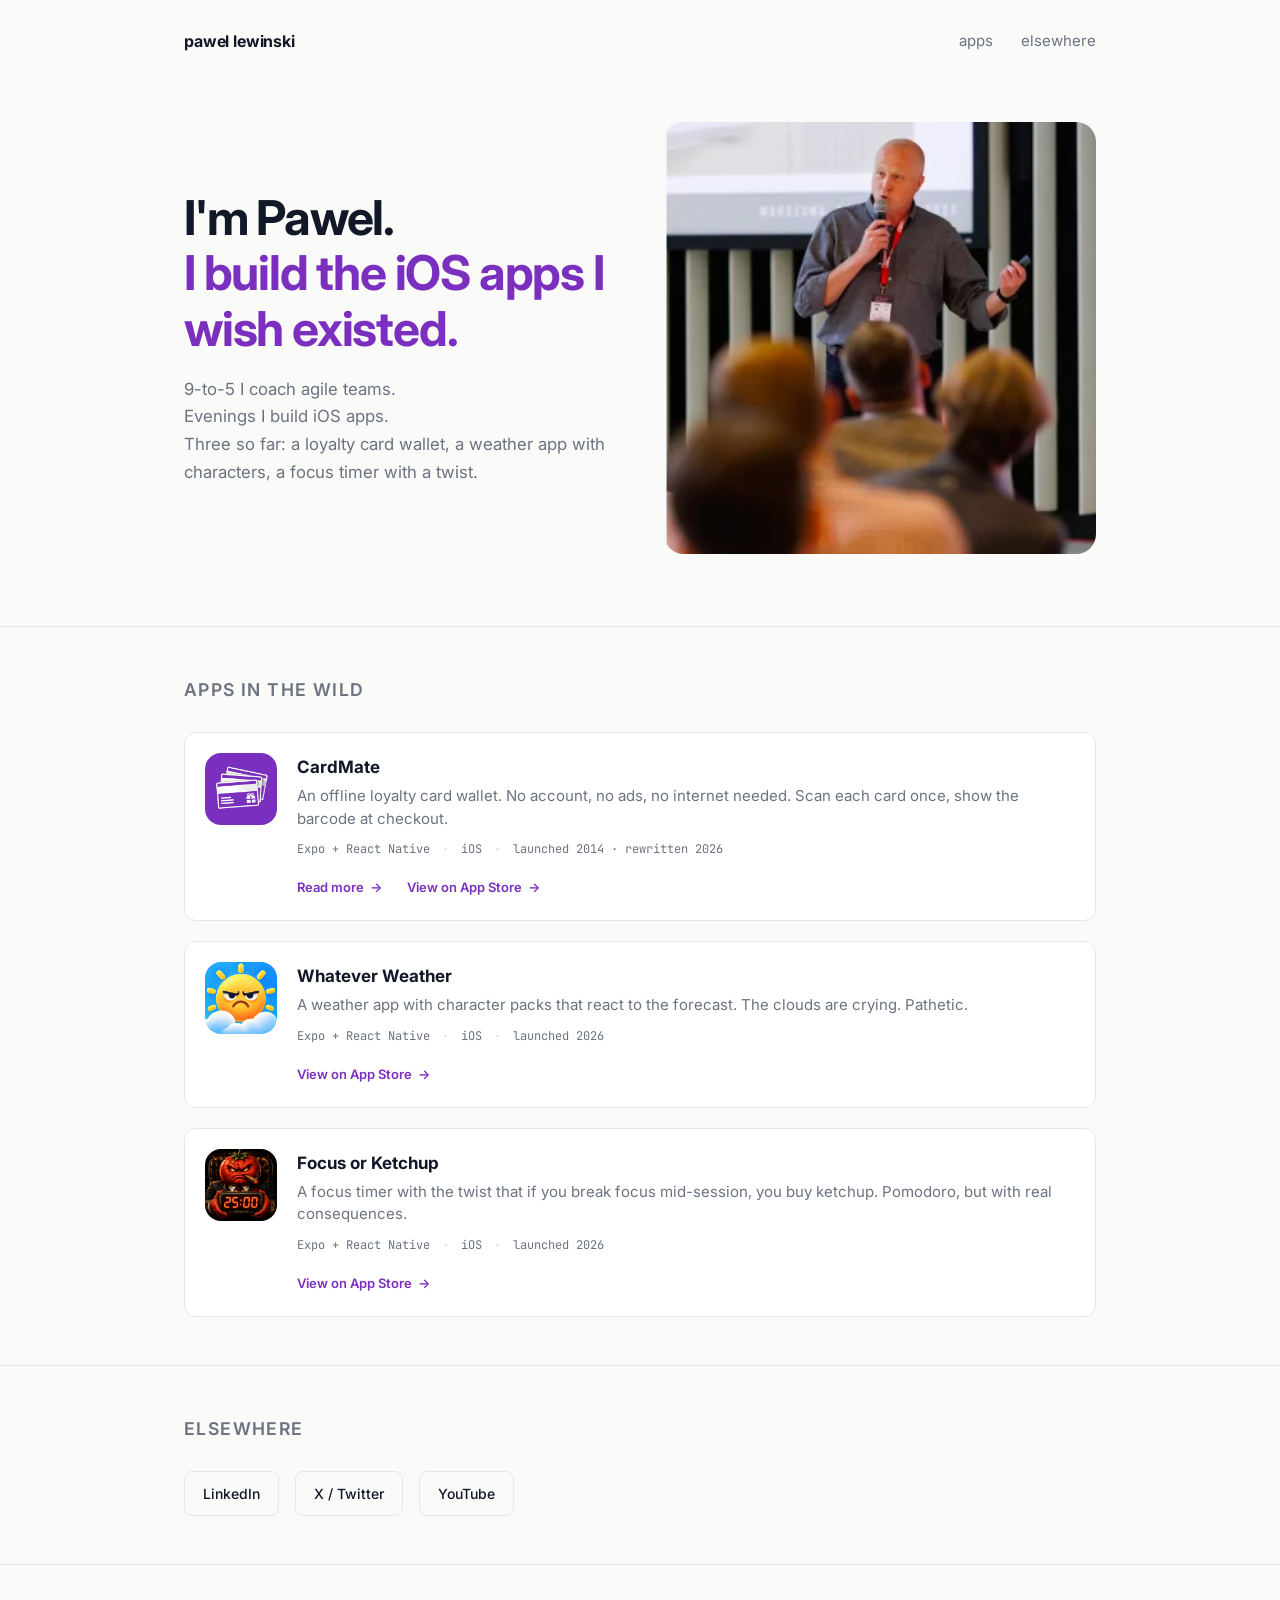
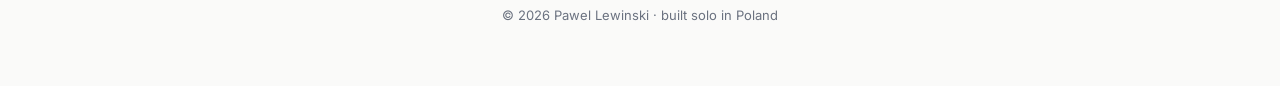
<file: index.html>
<!doctype html>
<html lang="en">
<head>
<meta charset="UTF-8">
<meta name="viewport" content="width=device-width, initial-scale=1.0">
<meta name="robots" content="index, follow">
<meta name="theme-color" content="#7B2FBE">

<title>Pawel Lewinski — iOS apps I wish existed</title>
<meta name="description" content="I build iOS apps I wish existed. Three iOS apps so far: CardMate (loyalty card wallet), Whatever Weather (weather with characters), Focus or Ketchup (focus timer).">
<meta name="author" content="Pawel Lewinski">
<meta name="keywords" content="Pawel Lewinski, indie iOS developer, CardMate, Whatever Weather, Focus or Ketchup, agile coach, Kanban University, iOS apps, Expo React Native">
<link rel="canonical" href="https://agilelabs.pl/">

<meta property="og:title" content="Pawel Lewinski — iOS apps I wish existed">
<meta property="og:description" content="I build iOS apps I wish existed. Three iOS apps so far: CardMate, Whatever Weather, Focus or Ketchup.">
<meta property="og:type" content="website">
<meta property="og:url" content="https://agilelabs.pl/">
<meta property="og:locale" content="en_US">
<meta property="og:image" content="https://agilelabs.pl/images/og-image.png">
<meta property="og:image:width" content="1200">
<meta property="og:image:height" content="630">
<meta property="og:site_name" content="Pawel Lewinski">

<meta name="twitter:card" content="summary_large_image">
<meta name="twitter:title" content="Pawel Lewinski — iOS apps I wish existed">
<meta name="twitter:description" content="I build iOS apps I wish existed. Three iOS apps so far: CardMate, Whatever Weather, Focus or Ketchup.">
<meta name="twitter:image" content="https://agilelabs.pl/images/og-image.png">

<link rel="icon" type="image/png" sizes="32x32" href="icons/favicon-32.png">
<link rel="icon" type="image/png" sizes="16x16" href="icons/favicon-16.png">
<link rel="apple-touch-icon" sizes="180x180" href="icons/apple-touch-icon.png">
<link rel="manifest" href="site.webmanifest">

<link rel="preconnect" href="https://fonts.googleapis.com">
<link rel="preconnect" href="https://fonts.gstatic.com" crossorigin>
<link href="https://fonts.googleapis.com/css2?family=Inter:wght@400;500;600;700;800&family=JetBrains+Mono:wght@400;500&display=swap" rel="stylesheet">

<script type="application/ld+json">
{
  "@context": "https://schema.org",
  "@graph": [
    {
      "@type": "Person",
      "@id": "https://agilelabs.pl/#pawel",
      "name": "Pawel Lewinski",
      "url": "https://agilelabs.pl/",
      "image": "https://agilelabs.pl/images/pawel.png",
      "jobTitle": "iOS Developer and Agile Coach",
      "description": "Indie iOS developer and Kanban University certified trainer. Builds iOS apps I wish existed, coaches agile teams by day.",
      "nationality": "Polish",
      "sameAs": [
        "https://www.linkedin.com/in/pawellewinski/",
        "https://x.com/agilelabspl",
        "https://www.youtube.com/@agilelabs"
      ],
      "knowsAbout": ["iOS development", "React Native", "Expo", "Agile coaching", "Kanban", "App Store Optimization"]
    },
    {
      "@type": "WebSite",
      "@id": "https://agilelabs.pl/#website",
      "url": "https://agilelabs.pl/",
      "name": "Pawel Lewinski",
      "description": "Portfolio of iOS apps built solo and agile coaching work",
      "inLanguage": "en-US",
      "publisher": {"@id": "https://agilelabs.pl/#pawel"}
    },
    {
      "@type": "MobileApplication",
      "name": "CardMate",
      "operatingSystem": "iOS",
      "applicationCategory": "UtilitiesApplication",
      "url": "https://apps.apple.com/app/id787144602",
      "author": {"@id": "https://agilelabs.pl/#pawel"},
      "description": "An offline loyalty card wallet. No account, no ads, no internet needed.",
      "offers": {"@type": "Offer", "price": "0", "priceCurrency": "USD"}
    },
    {
      "@type": "MobileApplication",
      "name": "Whatever Weather",
      "operatingSystem": "iOS",
      "applicationCategory": "WeatherApplication",
      "url": "https://apps.apple.com/app/id6810740621",
      "author": {"@id": "https://agilelabs.pl/#pawel"},
      "description": "A weather app with character packs that react to the forecast."
    },
    {
      "@type": "MobileApplication",
      "name": "Focus or Ketchup",
      "operatingSystem": "iOS",
      "applicationCategory": "ProductivityApplication",
      "url": "https://apps.apple.com/app/id6808171272",
      "author": {"@id": "https://agilelabs.pl/#pawel"},
      "description": "A focus timer with the twist that if you break focus mid-session, you buy ketchup."
    }
  ]
}
</script>

<style>
*,*::before,*::after{box-sizing:border-box}
html{scroll-behavior:smooth;-webkit-text-size-adjust:100%}
body{
  margin:0;
  font-family:'Inter',-apple-system,BlinkMacSystemFont,'Segoe UI',Roboto,sans-serif;
  font-size:17px;line-height:1.65;
  color:#111827;background:#fafaf9;
  -webkit-font-smoothing:antialiased;
}
img{max-width:100%;height:auto;display:block}
a{color:inherit;text-decoration:none}
button{font:inherit;cursor:pointer;border:0}

:root{
  --ink:#111827;
  --muted:#6b7280;
  --line:#e5e7eb;
  --bg:#fafaf9;
  --card:#ffffff;
  --accent:#7B2FBE;
  --max:960px;
}

.wrap{max-width:var(--max);margin:0 auto;padding:0 24px}

/* NAV */
.nav{padding:28px 0}
.nav-inner{display:flex;align-items:center;justify-content:space-between}
.logo{font-weight:700;font-size:16px;letter-spacing:-0.01em}
.nav-links{display:flex;gap:28px;align-items:center;font-size:15px}
.nav-links a{color:var(--muted);transition:color .15s}
.nav-links a:hover{color:var(--ink)}

/* HERO — two columns, text left, photo right */
.hero{padding:40px 0 72px}
.hero-grid{
  display:grid;grid-template-columns:1fr 1fr;
  gap:48px;align-items:center;
}
.hero-text .name{
  font-size:15px;color:var(--muted);
  font-weight:500;margin:0 0 12px;
  text-transform:lowercase;letter-spacing:0.02em;
}
h1{
  font-size:clamp(2rem,4.2vw,3rem);
  line-height:1.15;letter-spacing:-0.025em;
  font-weight:700;margin:0 0 20px;
  color:var(--ink);
}
h1 .l2{display:block;color:var(--accent)}
.hero-sub{
  font-size:1.05rem;color:var(--muted);
  margin:0;max-width:460px;
}
.hero-photo{
  width:100%;aspect-ratio:1/1;
  border-radius:20px;overflow:hidden;
  background:#e5e7eb;
}
.hero-photo img{width:100%;height:100%;object-fit:cover;object-position:center 15%}
.hero-photo-placeholder{
  width:100%;height:100%;
  display:flex;align-items:center;justify-content:center;
  color:#9ca3af;font-size:14px;
  background:repeating-linear-gradient(
    45deg,#f3f4f6,#f3f4f6 10px,#e5e7eb 10px,#e5e7eb 20px
  );
}

/* SECTIONS */
section{padding:48px 0;border-top:1px solid var(--line)}
h2{
  font-size:1.1rem;font-weight:600;
  text-transform:uppercase;letter-spacing:0.08em;
  color:var(--muted);margin:0 0 28px;
}

/* APPS */
.apps{display:flex;flex-direction:column;gap:20px}
.app{
  display:flex;gap:20px;align-items:flex-start;
  padding:20px;border:1px solid var(--line);
  border-radius:12px;background:var(--card);
  transition:border-color .15s,transform .15s;
}
.app:hover{border-color:var(--accent);transform:translateY(-1px)}
.app-icon{
  width:72px;height:72px;border-radius:16px;
  flex-shrink:0;overflow:hidden;background:#f3f4f6;
}
.app-icon img{width:100%;height:100%;object-fit:cover}
.app-body{flex:1;min-width:0}
.app-title{
  font-size:17px;font-weight:700;margin:0 0 4px;
  color:var(--ink);
}
.app-desc{
  font-size:15px;color:var(--muted);margin:0 0 10px;
  line-height:1.5;
}
.app-meta{
  font-family:'JetBrains Mono',monospace;
  font-size:12px;color:var(--muted);
  display:flex;gap:12px;flex-wrap:wrap;
  margin-bottom:12px;
}
.app-meta span::after{content:"·";margin-left:12px;color:#d1d5db}
.app-meta span:last-child::after{content:""}
.app-link{
  display:inline-flex;align-items:center;gap:4px;
  font-size:13px;font-weight:600;
  color:var(--accent);
  margin-right:20px;
}
.app-link:last-child{margin-right:0}
.app-link:hover{text-decoration:underline}
.app-link::after{content:"→";margin-left:2px}

/* ELSEWHERE */
.social{display:flex;flex-wrap:wrap;gap:16px}
.social a{
  padding:10px 18px;border:1px solid var(--line);
  border-radius:8px;font-size:14px;font-weight:500;
  transition:border-color .15s,color .15s;
}
.social a:hover{border-color:var(--accent);color:var(--accent)}

/* FOOTER */
footer{
  padding:40px 0 60px;
  font-size:13px;color:var(--muted);
  border-top:1px solid var(--line);
  text-align:center;
}

@media(max-width:760px){
  .hero-grid{grid-template-columns:1fr;gap:32px}
  .hero-photo{max-width:320px;margin:0 auto}
  .app{padding:16px;gap:16px}
  .app-icon{width:60px;height:60px}
}
</style>
</head>
<body>

<nav class="nav">
  <div class="wrap nav-inner">
    <div class="logo">pawel lewinski</div>
    <div class="nav-links">
      <a href="#apps">apps</a>
      <a href="#elsewhere">elsewhere</a>
    </div>
  </div>
</nav>

<header class="hero">
  <div class="wrap">
    <div class="hero-grid">
      <div class="hero-text">
        <h1>
          I'm Pawel.
          <span class="l2">I build the iOS apps I wish existed.</span>
        </h1>
        <p class="hero-sub">
          9-to-5 I coach agile teams.<br>
          Evenings I build iOS apps.<br>
          Three so far: a loyalty card wallet, a weather app with characters, a focus timer with a twist.
        </p>
      </div>
      <div class="hero-photo">
        <img src="images/pawel.png" alt="Pawel Lewinski" width="480" height="480">
      </div>
    </div>
  </div>
</header>

<section id="apps">
  <div class="wrap">
    <h2>Apps in the wild</h2>
    <div class="apps">

      <div class="app">
        <div class="app-icon">
          <img src="icons/cardmate.png" alt="CardMate app icon" width="72" height="72" loading="lazy">
        </div>
        <div class="app-body">
          <div class="app-title">CardMate</div>
          <p class="app-desc">An offline loyalty card wallet. No account, no ads, no internet needed. Scan each card once, show the barcode at checkout.</p>
          <div class="app-meta">
            <span>Expo + React Native</span>
            <span>iOS</span>
            <span>launched 2014 · rewritten 2026</span>
          </div>
          <a href="/cardmate/" class="app-link">Read more</a>
          <a href="https://apps.apple.com/app/id787144602" class="app-link">View on App Store</a>
        </div>
      </div>

      <div class="app">
        <div class="app-icon">
          <img src="icons/whatever-weather.png" alt="Whatever Weather app icon" width="72" height="72" loading="lazy">
        </div>
        <div class="app-body">
          <div class="app-title">Whatever Weather</div>
          <p class="app-desc">A weather app with character packs that react to the forecast. The clouds are crying. Pathetic.</p>
          <div class="app-meta">
            <span>Expo + React Native</span>
            <span>iOS</span>
            <span>launched 2026</span>
          </div>
          <a href="https://apps.apple.com/app/id6810740621" class="app-link">View on App Store</a>
        </div>
      </div>

      <div class="app">
        <div class="app-icon">
          <img src="icons/focus-or-ketchup.png" alt="Focus or Ketchup app icon" width="72" height="72" loading="lazy">
        </div>
        <div class="app-body">
          <div class="app-title">Focus or Ketchup</div>
          <p class="app-desc">A focus timer with the twist that if you break focus mid-session, you buy ketchup. Pomodoro, but with real consequences.</p>
          <div class="app-meta">
            <span>Expo + React Native</span>
            <span>iOS</span>
            <span>launched 2026</span>
          </div>
          <a href="https://apps.apple.com/app/id6808171272" class="app-link">View on App Store</a>
        </div>
      </div>

    </div>
  </div>
</section>

<section id="elsewhere">
  <div class="wrap">
    <h2>Elsewhere</h2>
    <div class="social">
      <a href="https://www.linkedin.com/in/pawellewinski/">LinkedIn</a>
      <a href="https://x.com/agilelabspl">X / Twitter</a>
      <a href="https://www.youtube.com/@agilelabs">YouTube</a>
    </div>
  </div>
</section>

<footer>
  <div class="wrap">
    © 2026 Pawel Lewinski · built solo in Poland
  </div>
</footer>

</body>
</html>
</file>
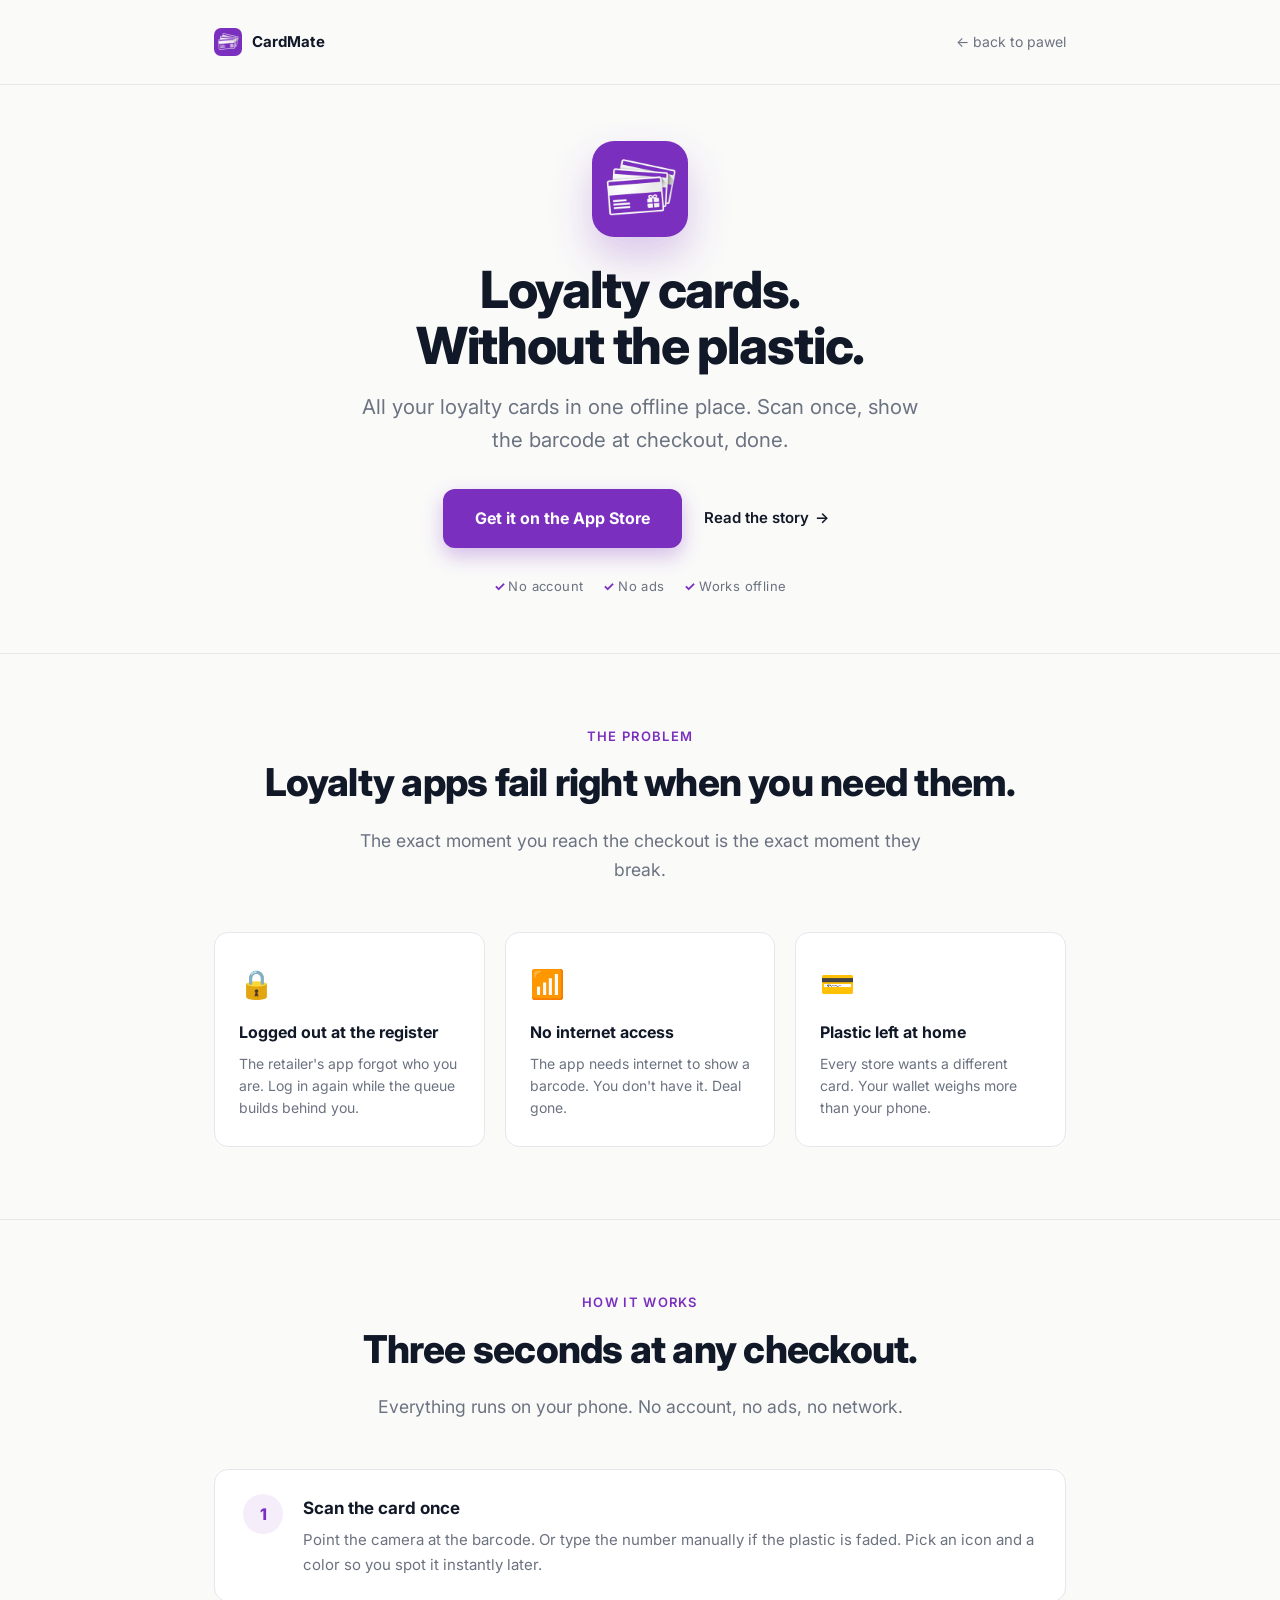
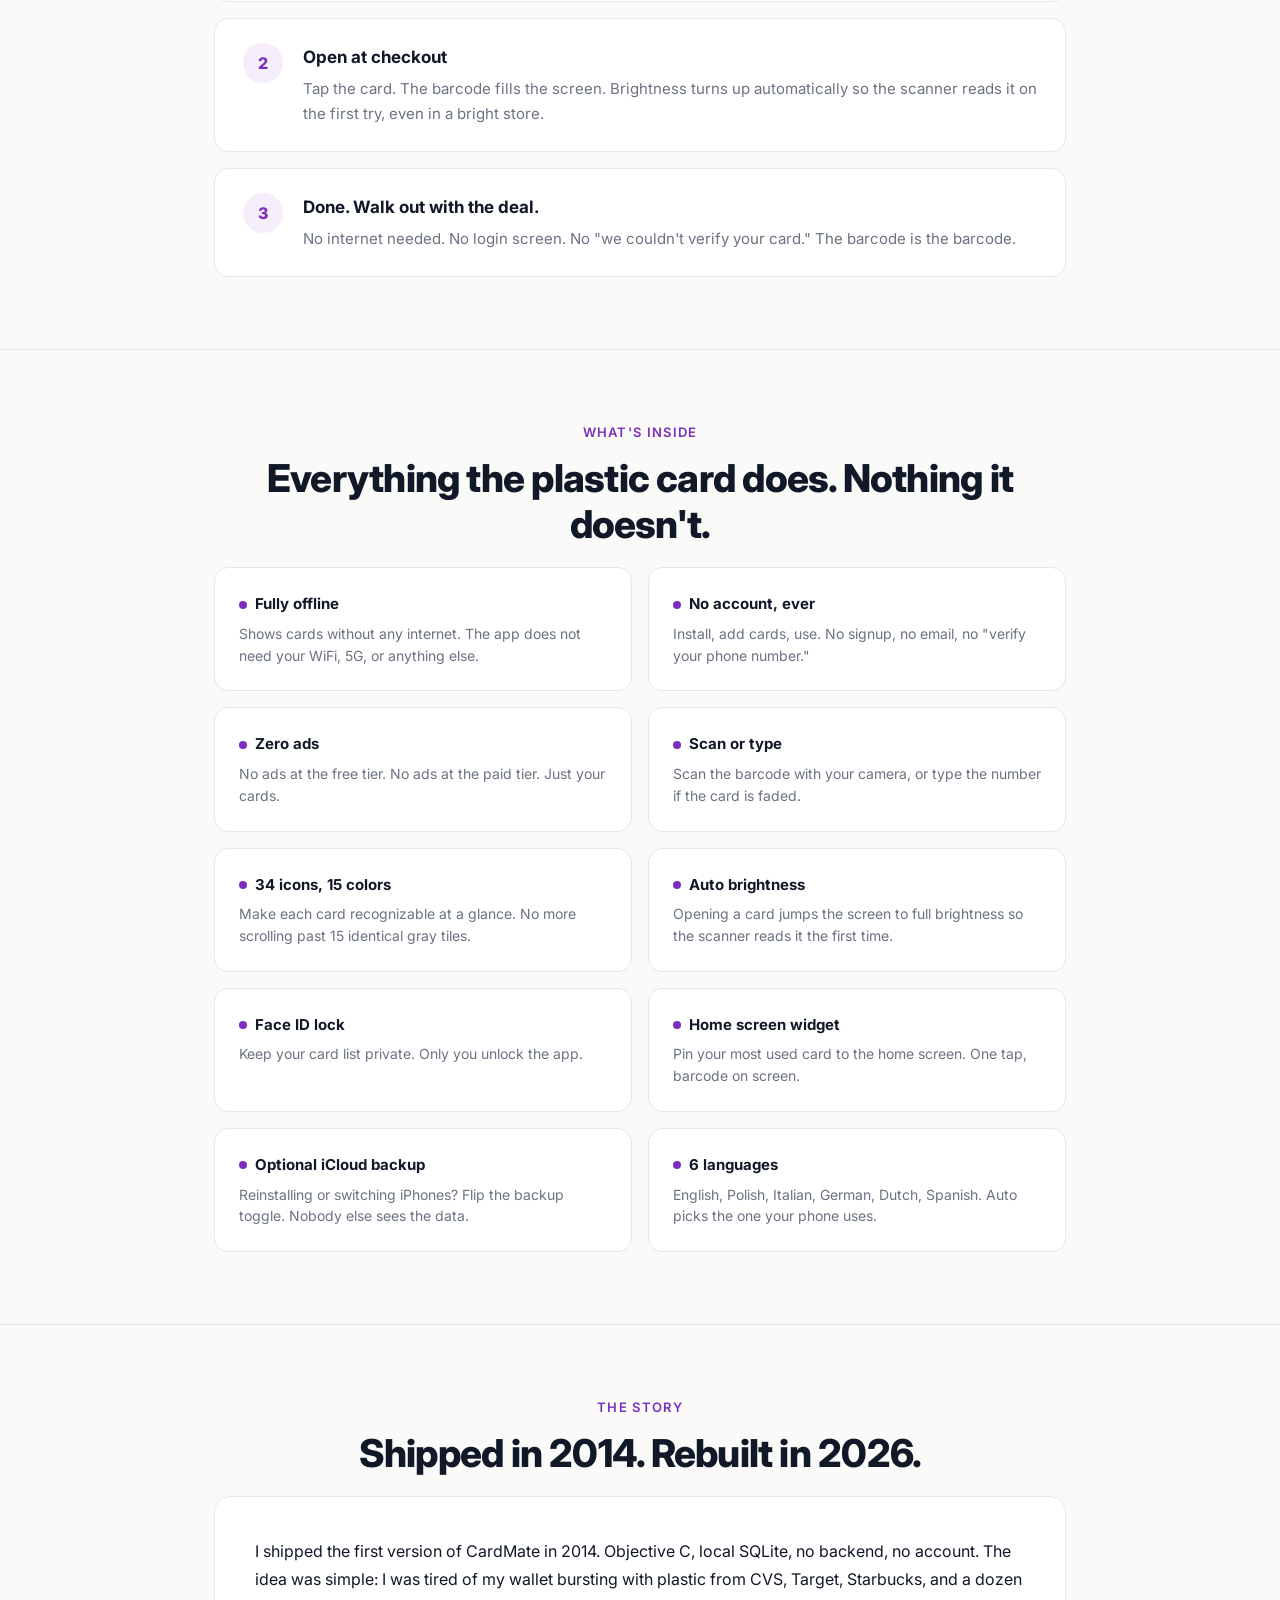
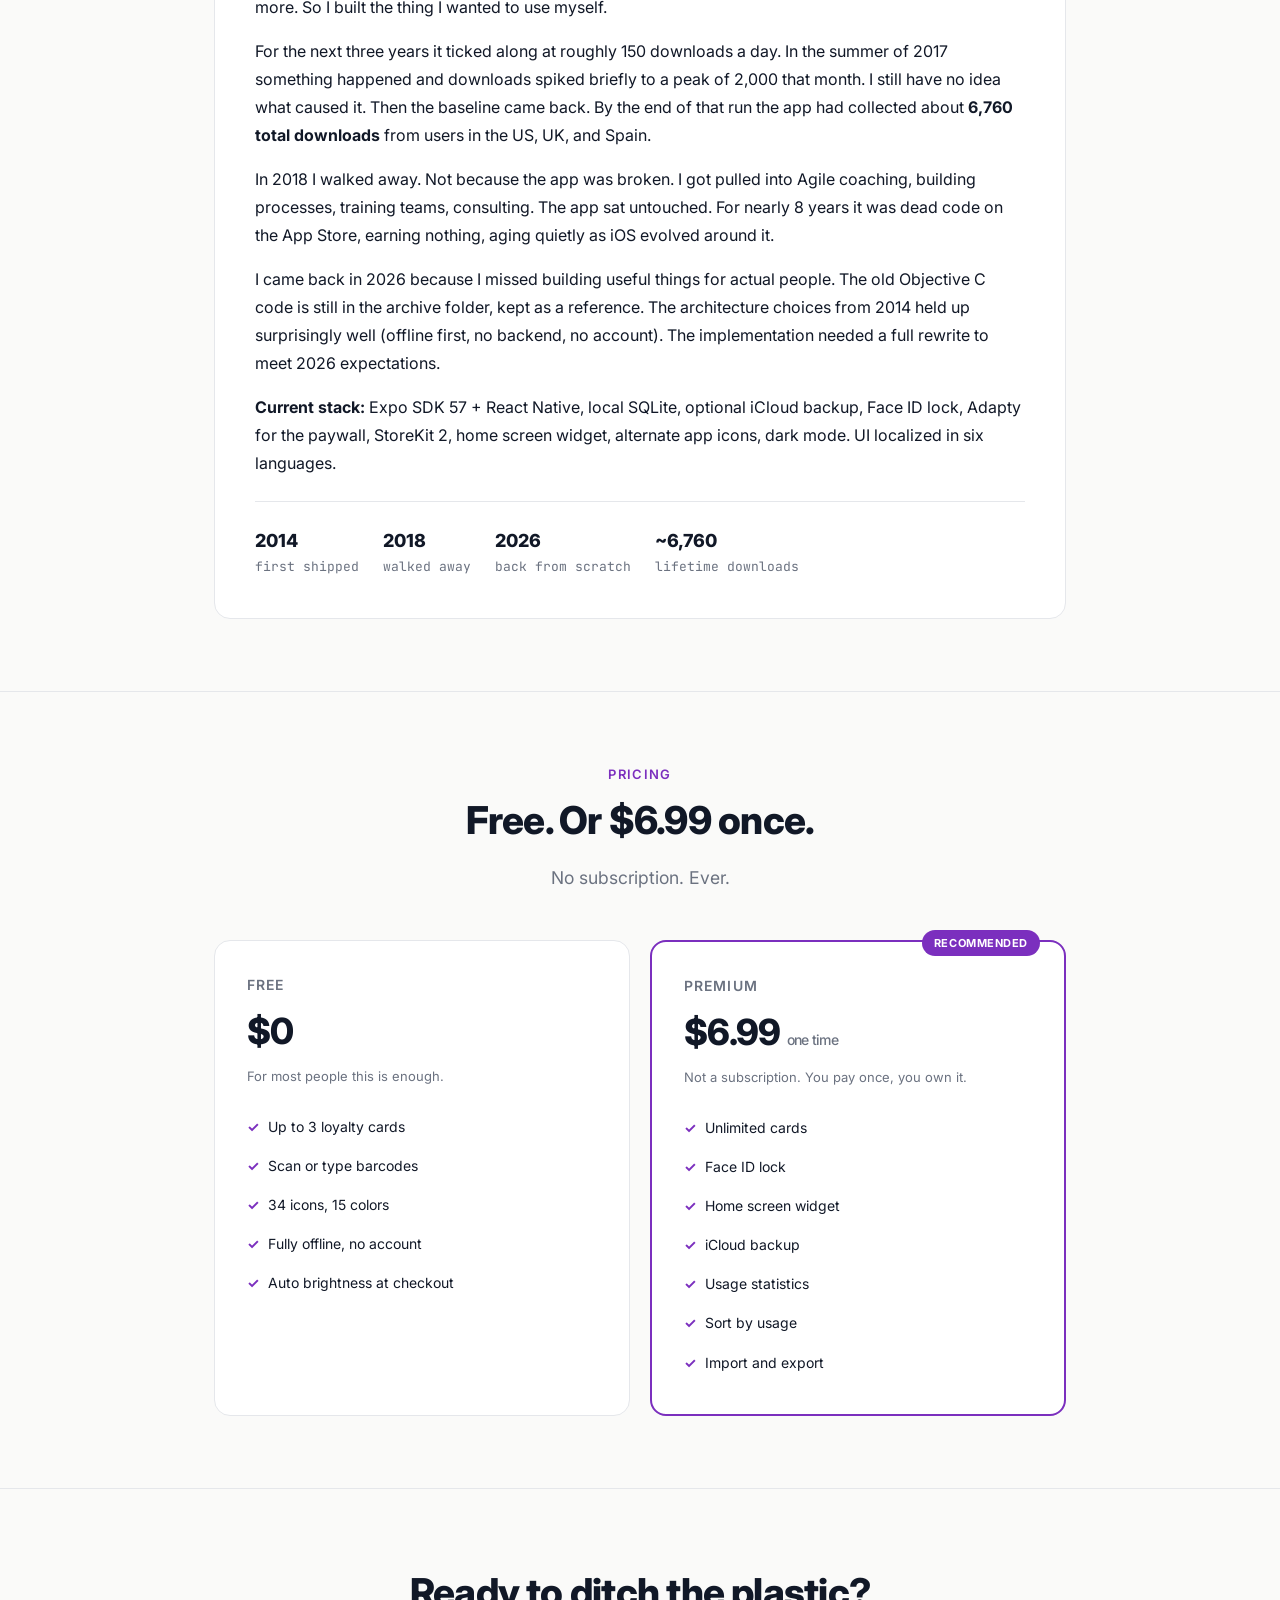
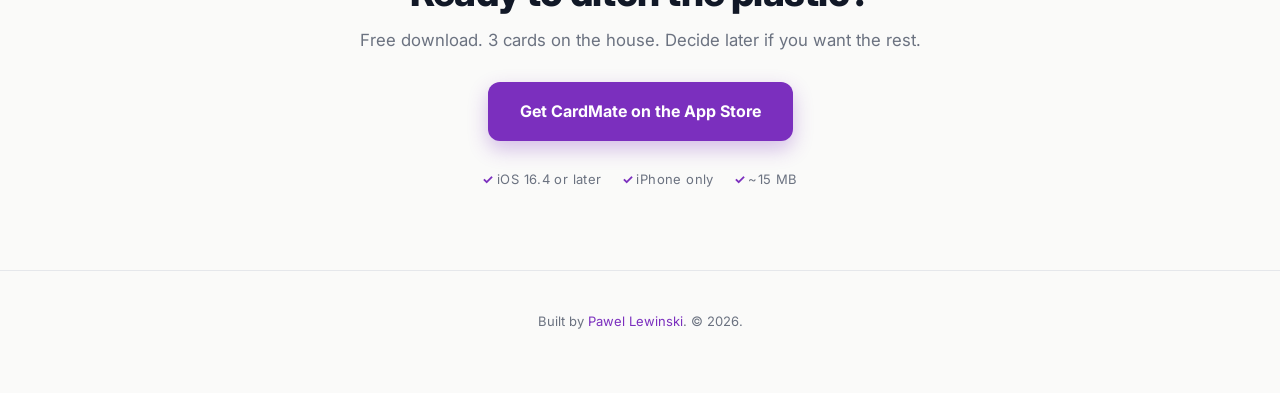
<file: cardmate/index.html>
<!doctype html>
<html lang="en">
<head>
<meta charset="UTF-8">
<meta name="viewport" content="width=device-width, initial-scale=1.0">
<meta name="robots" content="index, follow">
<meta name="theme-color" content="#7B2FBE">

<title>CardMate: offline loyalty card wallet, no account required</title>
<meta name="description" content="All your loyalty cards in one offline place. No account, no ads, no internet needed. Free with a $6.99 one-time premium unlock. Built solo by Pawel Lewinski.">
<meta name="author" content="Pawel Lewinski">
<link rel="canonical" href="https://agilelabs.pl/cardmate/">

<meta property="og:title" content="CardMate: offline loyalty card wallet">
<meta property="og:description" content="All your loyalty cards in one offline place. No account, no ads, no internet needed.">
<meta property="og:type" content="website">
<meta property="og:url" content="https://agilelabs.pl/cardmate/">
<meta property="og:locale" content="en_US">
<meta property="og:image" content="https://agilelabs.pl/cardmate/og-image.png">
<meta property="og:image:width" content="1200">
<meta property="og:image:height" content="630">

<meta name="twitter:card" content="summary_large_image">
<meta name="twitter:title" content="CardMate: offline loyalty card wallet">
<meta name="twitter:description" content="All your loyalty cards in one offline place. No account, no ads, no internet needed.">
<meta name="twitter:image" content="https://agilelabs.pl/cardmate/og-image.png">

<link rel="icon" type="image/png" sizes="32x32" href="../icons/favicon-32.png">
<link rel="icon" type="image/png" sizes="16x16" href="../icons/favicon-16.png">
<link rel="apple-touch-icon" sizes="180x180" href="../icons/apple-touch-icon.png">

<link rel="preconnect" href="https://fonts.googleapis.com">
<link rel="preconnect" href="https://fonts.gstatic.com" crossorigin>
<link href="https://fonts.googleapis.com/css2?family=Inter:wght@400;500;600;700;800&family=JetBrains+Mono:wght@400;500&display=swap" rel="stylesheet">

<script type="application/ld+json">
{
  "@context": "https://schema.org",
  "@type": "MobileApplication",
  "name": "CardMate",
  "operatingSystem": "iOS",
  "applicationCategory": "UtilitiesApplication",
  "url": "https://apps.apple.com/app/id787144602",
  "image": "https://agilelabs.pl/icons/cardmate.png",
  "description": "An offline loyalty card wallet for iPhone. No account, no ads, no internet needed. Scan each card once, show the barcode at checkout.",
  "author": {
    "@type": "Person",
    "name": "Pawel Lewinski",
    "url": "https://agilelabs.pl/"
  },
  "offers": [
    {"@type": "Offer", "price": "0", "priceCurrency": "USD", "name": "Free, 3 cards"},
    {"@type": "Offer", "price": "6.99", "priceCurrency": "USD", "name": "Premium unlock, one time"}
  ],
  "operatingSystem": "iOS 16.4+"
}
</script>

<style>
*,*::before,*::after{box-sizing:border-box}
html{scroll-behavior:smooth;-webkit-text-size-adjust:100%}
body{
  margin:0;
  font-family:'Inter',-apple-system,BlinkMacSystemFont,'Segoe UI',Roboto,sans-serif;
  font-size:17px;line-height:1.65;
  color:#111827;background:#fafaf9;
  -webkit-font-smoothing:antialiased;
}
img{max-width:100%;height:auto;display:block}
a{color:inherit;text-decoration:none}

:root{
  --ink:#111827;
  --muted:#6b7280;
  --line:#e5e7eb;
  --bg:#fafaf9;
  --card:#ffffff;
  --accent:#7B2FBE;
  --accent-soft:rgba(123,47,190,0.08);
  --max:900px;
}

.wrap{max-width:var(--max);margin:0 auto;padding:0 24px}

/* NAV */
.nav{padding:28px 0;border-bottom:1px solid var(--line);background:rgba(250,250,249,0.9);backdrop-filter:blur(8px);position:sticky;top:0;z-index:50}
.nav-inner{display:flex;align-items:center;justify-content:space-between}
.nav-logo{display:flex;align-items:center;gap:10px;font-weight:700;font-size:15px}
.nav-logo img{width:28px;height:28px;border-radius:7px}
.nav-back{font-size:14px;color:var(--muted);transition:color .15s}
.nav-back:hover{color:var(--ink)}
.nav-back::before{content:"← "}

/* HERO */
.hero{padding:56px 0 56px;text-align:center}
.hero-icon{width:96px;height:96px;border-radius:22px;margin:0 auto 24px;overflow:hidden;box-shadow:0 20px 40px rgba(123,47,190,0.25)}
.hero-icon img{width:100%;height:100%;object-fit:cover}
h1{
  font-size:clamp(2.2rem,4.5vw,3.2rem);
  line-height:1.1;letter-spacing:-0.025em;
  font-weight:800;margin:0 0 16px;
}
.hero-tag{
  font-size:clamp(1.1rem,1.6vw,1.3rem);
  color:var(--muted);max-width:560px;margin:0 auto 32px;
}
.cta-row{display:flex;gap:14px;justify-content:center;flex-wrap:wrap;align-items:center}
.btn-primary{
  background:var(--accent);color:#fff;
  padding:16px 32px;border-radius:12px;
  font-weight:700;font-size:16px;
  transition:background .15s,transform .15s,box-shadow .15s;
  box-shadow:0 8px 20px rgba(123,47,190,0.3);
}
.btn-primary:hover{background:#6a2aa8;transform:translateY(-2px);box-shadow:0 12px 28px rgba(123,47,190,0.4)}
.btn-secondary{
  color:var(--ink);font-weight:600;font-size:15px;
  padding:16px 8px;transition:color .15s;
}
.btn-secondary:hover{color:var(--accent)}
.btn-secondary::after{content:" →";margin-left:2px}
.hero-badges{
  display:flex;gap:20px;justify-content:center;
  margin-top:28px;font-size:13px;color:var(--muted);
  flex-wrap:wrap;letter-spacing:0.03em;
}
.hero-badges span::before{content:"✓ ";color:var(--accent);font-weight:700}

/* SECTIONS */
section{padding:72px 0;border-top:1px solid var(--line)}
.eyebrow{
  font-size:13px;font-weight:600;color:var(--accent);
  text-transform:uppercase;letter-spacing:0.1em;
  margin:0 0 12px;text-align:center;
}
h2{
  font-size:clamp(1.7rem,3vw,2.4rem);
  line-height:1.2;letter-spacing:-0.02em;
  font-weight:800;margin:0 0 20px;text-align:center;
}
.lead{
  font-size:1.1rem;color:var(--muted);
  max-width:600px;margin:0 auto 48px;text-align:center;
}

/* PROBLEM */
.problem-grid{
  display:grid;grid-template-columns:repeat(3,1fr);
  gap:20px;
}
.problem-card{
  background:var(--card);border:1px solid var(--line);
  border-radius:14px;padding:28px 24px;
}
.problem-icon{
  font-size:28px;margin-bottom:12px;
}
.problem-title{
  font-size:16px;font-weight:700;margin:0 0 8px;
}
.problem-desc{
  font-size:14px;color:var(--muted);margin:0;line-height:1.55;
}

/* HOW IT WORKS */
.steps{display:flex;flex-direction:column;gap:16px}
.step{
  display:flex;gap:20px;align-items:flex-start;
  background:var(--card);border:1px solid var(--line);
  border-radius:14px;padding:24px 28px;
}
.step-num{
  width:40px;height:40px;border-radius:50%;
  background:var(--accent-soft);color:var(--accent);
  display:flex;align-items:center;justify-content:center;
  font-weight:800;font-size:16px;flex-shrink:0;
}
.step-body{flex:1}
.step-title{font-weight:700;margin:0 0 6px;font-size:17px}
.step-desc{color:var(--muted);margin:0;font-size:15px}

/* FEATURES */
.features-grid{
  display:grid;grid-template-columns:repeat(2,1fr);gap:16px;
}
.feature{
  background:var(--card);border:1px solid var(--line);
  border-radius:14px;padding:24px;
}
.feature-title{
  font-size:15px;font-weight:700;margin:0 0 6px;
  display:flex;align-items:center;gap:8px;
}
.feature-title::before{
  content:"";width:8px;height:8px;border-radius:50%;
  background:var(--accent);display:inline-block;
}
.feature-desc{font-size:14px;color:var(--muted);margin:0;line-height:1.55}

/* STORY */
.story{background:var(--card);border:1px solid var(--line);border-radius:16px;padding:40px}
.story p{margin:0 0 16px;font-size:16px;line-height:1.75}
.story p:last-child{margin-bottom:0}
.story strong{color:var(--ink)}
.story-meta{
  display:flex;gap:24px;margin-top:24px;padding-top:24px;
  border-top:1px solid var(--line);
  font-family:'JetBrains Mono',monospace;font-size:13px;color:var(--muted);
  flex-wrap:wrap;
}
.story-meta span strong{color:var(--ink);display:block;font-size:18px;font-weight:800;font-family:'Inter',sans-serif}

/* PRICING */
.pricing-grid{display:grid;grid-template-columns:repeat(2,1fr);gap:20px}
.price-card{
  background:var(--card);border:1px solid var(--line);
  border-radius:16px;padding:32px;
}
.price-card.featured{border-color:var(--accent);border-width:2px;position:relative}
.price-card.featured::after{
  content:"recommended";position:absolute;top:-12px;right:24px;
  background:var(--accent);color:#fff;
  padding:4px 12px;border-radius:999px;
  font-size:11px;font-weight:700;letter-spacing:0.05em;text-transform:uppercase;
}
.price-tier{font-size:14px;color:var(--muted);margin:0 0 6px;text-transform:uppercase;letter-spacing:0.08em;font-weight:600}
.price-amount{font-size:36px;font-weight:800;margin:0 0 4px;letter-spacing:-0.02em}
.price-amount small{font-size:14px;color:var(--muted);font-weight:500}
.price-note{font-size:13px;color:var(--muted);margin:0 0 20px}
.price-list{list-style:none;padding:0;margin:0;font-size:14px}
.price-list li{padding:8px 0;color:var(--ink)}
.price-list li::before{content:"✓ ";color:var(--accent);font-weight:700;margin-right:6px}

/* FINAL CTA */
.final-cta{text-align:center;padding:80px 0}
.final-cta h2{margin-bottom:12px}
.final-cta p{color:var(--muted);margin:0 0 28px;font-size:1.05rem}

/* FOOTER */
footer{
  padding:40px 0 60px;
  font-size:13px;color:var(--muted);
  border-top:1px solid var(--line);
  text-align:center;
}
footer a{color:var(--accent)}

@media(max-width:720px){
  .problem-grid,.features-grid,.pricing-grid{grid-template-columns:1fr}
  section{padding:56px 0}
  .story{padding:28px}
}
</style>
</head>
<body>

<nav class="nav">
  <div class="wrap nav-inner">
    <a href="/" class="nav-logo">
      <img src="../icons/cardmate.png" alt="CardMate">
      <span>CardMate</span>
    </a>
    <a href="/" class="nav-back">back to pawel</a>
  </div>
</nav>

<header class="hero">
  <div class="wrap">
    <div class="hero-icon">
      <img src="../icons/cardmate.png" alt="CardMate app icon">
    </div>
    <h1>Loyalty cards.<br>Without the plastic.</h1>
    <p class="hero-tag">All your loyalty cards in one offline place. Scan once, show the barcode at checkout, done.</p>
    <div class="cta-row">
      <a href="https://apps.apple.com/app/id787144602" class="btn-primary">Get it on the App Store</a>
      <a href="#story" class="btn-secondary">Read the story</a>
    </div>
    <div class="hero-badges">
      <span>No account</span>
      <span>No ads</span>
      <span>Works offline</span>
    </div>
  </div>
</header>

<section id="problem">
  <div class="wrap">
    <p class="eyebrow">The problem</p>
    <h2>Loyalty apps fail right when you need them.</h2>
    <p class="lead">The exact moment you reach the checkout is the exact moment they break.</p>
    <div class="problem-grid">
      <div class="problem-card">
        <div class="problem-icon">🔒</div>
        <h3 class="problem-title">Logged out at the register</h3>
        <p class="problem-desc">The retailer's app forgot who you are. Log in again while the queue builds behind you.</p>
      </div>
      <div class="problem-card">
        <div class="problem-icon">📶</div>
        <h3 class="problem-title">No internet access</h3>
        <p class="problem-desc">The app needs internet to show a barcode. You don't have it. Deal gone.</p>
      </div>
      <div class="problem-card">
        <div class="problem-icon">💳</div>
        <h3 class="problem-title">Plastic left at home</h3>
        <p class="problem-desc">Every store wants a different card. Your wallet weighs more than your phone.</p>
      </div>
    </div>
  </div>
</section>

<section id="solution">
  <div class="wrap">
    <p class="eyebrow">How it works</p>
    <h2>Three seconds at any checkout.</h2>
    <p class="lead">Everything runs on your phone. No account, no ads, no network.</p>
    <div class="steps">
      <div class="step">
        <div class="step-num">1</div>
        <div class="step-body">
          <h3 class="step-title">Scan the card once</h3>
          <p class="step-desc">Point the camera at the barcode. Or type the number manually if the plastic is faded. Pick an icon and a color so you spot it instantly later.</p>
        </div>
      </div>
      <div class="step">
        <div class="step-num">2</div>
        <div class="step-body">
          <h3 class="step-title">Open at checkout</h3>
          <p class="step-desc">Tap the card. The barcode fills the screen. Brightness turns up automatically so the scanner reads it on the first try, even in a bright store.</p>
        </div>
      </div>
      <div class="step">
        <div class="step-num">3</div>
        <div class="step-body">
          <h3 class="step-title">Done. Walk out with the deal.</h3>
          <p class="step-desc">No internet needed. No login screen. No "we couldn't verify your card." The barcode is the barcode.</p>
        </div>
      </div>
    </div>
  </div>
</section>

<section id="features">
  <div class="wrap">
    <p class="eyebrow">What's inside</p>
    <h2>Everything the plastic card does. Nothing it doesn't.</h2>
    <div class="features-grid">
      <div class="feature"><h3 class="feature-title">Fully offline</h3><p class="feature-desc">Shows cards without any internet. The app does not need your WiFi, 5G, or anything else.</p></div>
      <div class="feature"><h3 class="feature-title">No account, ever</h3><p class="feature-desc">Install, add cards, use. No signup, no email, no "verify your phone number."</p></div>
      <div class="feature"><h3 class="feature-title">Zero ads</h3><p class="feature-desc">No ads at the free tier. No ads at the paid tier. Just your cards.</p></div>
      <div class="feature"><h3 class="feature-title">Scan or type</h3><p class="feature-desc">Scan the barcode with your camera, or type the number if the card is faded.</p></div>
      <div class="feature"><h3 class="feature-title">34 icons, 15 colors</h3><p class="feature-desc">Make each card recognizable at a glance. No more scrolling past 15 identical gray tiles.</p></div>
      <div class="feature"><h3 class="feature-title">Auto brightness</h3><p class="feature-desc">Opening a card jumps the screen to full brightness so the scanner reads it the first time.</p></div>
      <div class="feature"><h3 class="feature-title">Face ID lock</h3><p class="feature-desc">Keep your card list private. Only you unlock the app.</p></div>
      <div class="feature"><h3 class="feature-title">Home screen widget</h3><p class="feature-desc">Pin your most used card to the home screen. One tap, barcode on screen.</p></div>
      <div class="feature"><h3 class="feature-title">Optional iCloud backup</h3><p class="feature-desc">Reinstalling or switching iPhones? Flip the backup toggle. Nobody else sees the data.</p></div>
      <div class="feature"><h3 class="feature-title">6 languages</h3><p class="feature-desc">English, Polish, Italian, German, Dutch, Spanish. Auto picks the one your phone uses.</p></div>
    </div>
  </div>
</section>

<section id="story">
  <div class="wrap">
    <p class="eyebrow">The story</p>
    <h2>Shipped in 2014. Rebuilt in 2026.</h2>
    <div class="story">
      <p>I shipped the first version of CardMate in 2014. Objective C, local SQLite, no backend, no account. The idea was simple: I was tired of my wallet bursting with plastic from CVS, Target, Starbucks, and a dozen more. So I built the thing I wanted to use myself.</p>
      <p>For the next three years it ticked along at roughly 150 downloads a day. In the summer of 2017 something happened and downloads spiked briefly to a peak of 2,000 that month. I still have no idea what caused it. Then the baseline came back. By the end of that run the app had collected about <strong>6,760 total downloads</strong> from users in the US, UK, and Spain.</p>
      <p>In 2018 I walked away. Not because the app was broken. I got pulled into Agile coaching, building processes, training teams, consulting. The app sat untouched. For nearly 8 years it was dead code on the App Store, earning nothing, aging quietly as iOS evolved around it.</p>
      <p>I came back in 2026 because I missed building useful things for actual people. The old Objective C code is still in the archive folder, kept as a reference. The architecture choices from 2014 held up surprisingly well (offline first, no backend, no account). The implementation needed a full rewrite to meet 2026 expectations.</p>
      <p><strong>Current stack:</strong> Expo SDK 57 + React Native, local SQLite, optional iCloud backup, Face ID lock, Adapty for the paywall, StoreKit 2, home screen widget, alternate app icons, dark mode. UI localized in six languages.</p>
      <div class="story-meta">
        <span><strong>2014</strong>first shipped</span>
        <span><strong>2018</strong>walked away</span>
        <span><strong>2026</strong>back from scratch</span>
        <span><strong>~6,760</strong>lifetime downloads</span>
      </div>
    </div>
  </div>
</section>

<section id="pricing">
  <div class="wrap">
    <p class="eyebrow">Pricing</p>
    <h2>Free. Or $6.99 once.</h2>
    <p class="lead">No subscription. Ever.</p>
    <div class="pricing-grid">
      <div class="price-card">
        <p class="price-tier">Free</p>
        <p class="price-amount">$0</p>
        <p class="price-note">For most people this is enough.</p>
        <ul class="price-list">
          <li>Up to 3 loyalty cards</li>
          <li>Scan or type barcodes</li>
          <li>34 icons, 15 colors</li>
          <li>Fully offline, no account</li>
          <li>Auto brightness at checkout</li>
        </ul>
      </div>
      <div class="price-card featured">
        <p class="price-tier">Premium</p>
        <p class="price-amount">$6.99 <small>one time</small></p>
        <p class="price-note">Not a subscription. You pay once, you own it.</p>
        <ul class="price-list">
          <li>Unlimited cards</li>
          <li>Face ID lock</li>
          <li>Home screen widget</li>
          <li>iCloud backup</li>
          <li>Usage statistics</li>
          <li>Sort by usage</li>
          <li>Import and export</li>
        </ul>
      </div>
    </div>
  </div>
</section>

<section class="final-cta">
  <div class="wrap">
    <h2>Ready to ditch the plastic?</h2>
    <p>Free download. 3 cards on the house. Decide later if you want the rest.</p>
    <div class="cta-row">
      <a href="https://apps.apple.com/app/id787144602" class="btn-primary">Get CardMate on the App Store</a>
    </div>
    <div class="hero-badges">
      <span>iOS 16.4 or later</span>
      <span>iPhone only</span>
      <span>~15 MB</span>
    </div>
  </div>
</section>

<footer>
  <div class="wrap">
    Built by <a href="/">Pawel Lewinski</a>. © 2026.
  </div>
</footer>

</body>
</html>
</file>
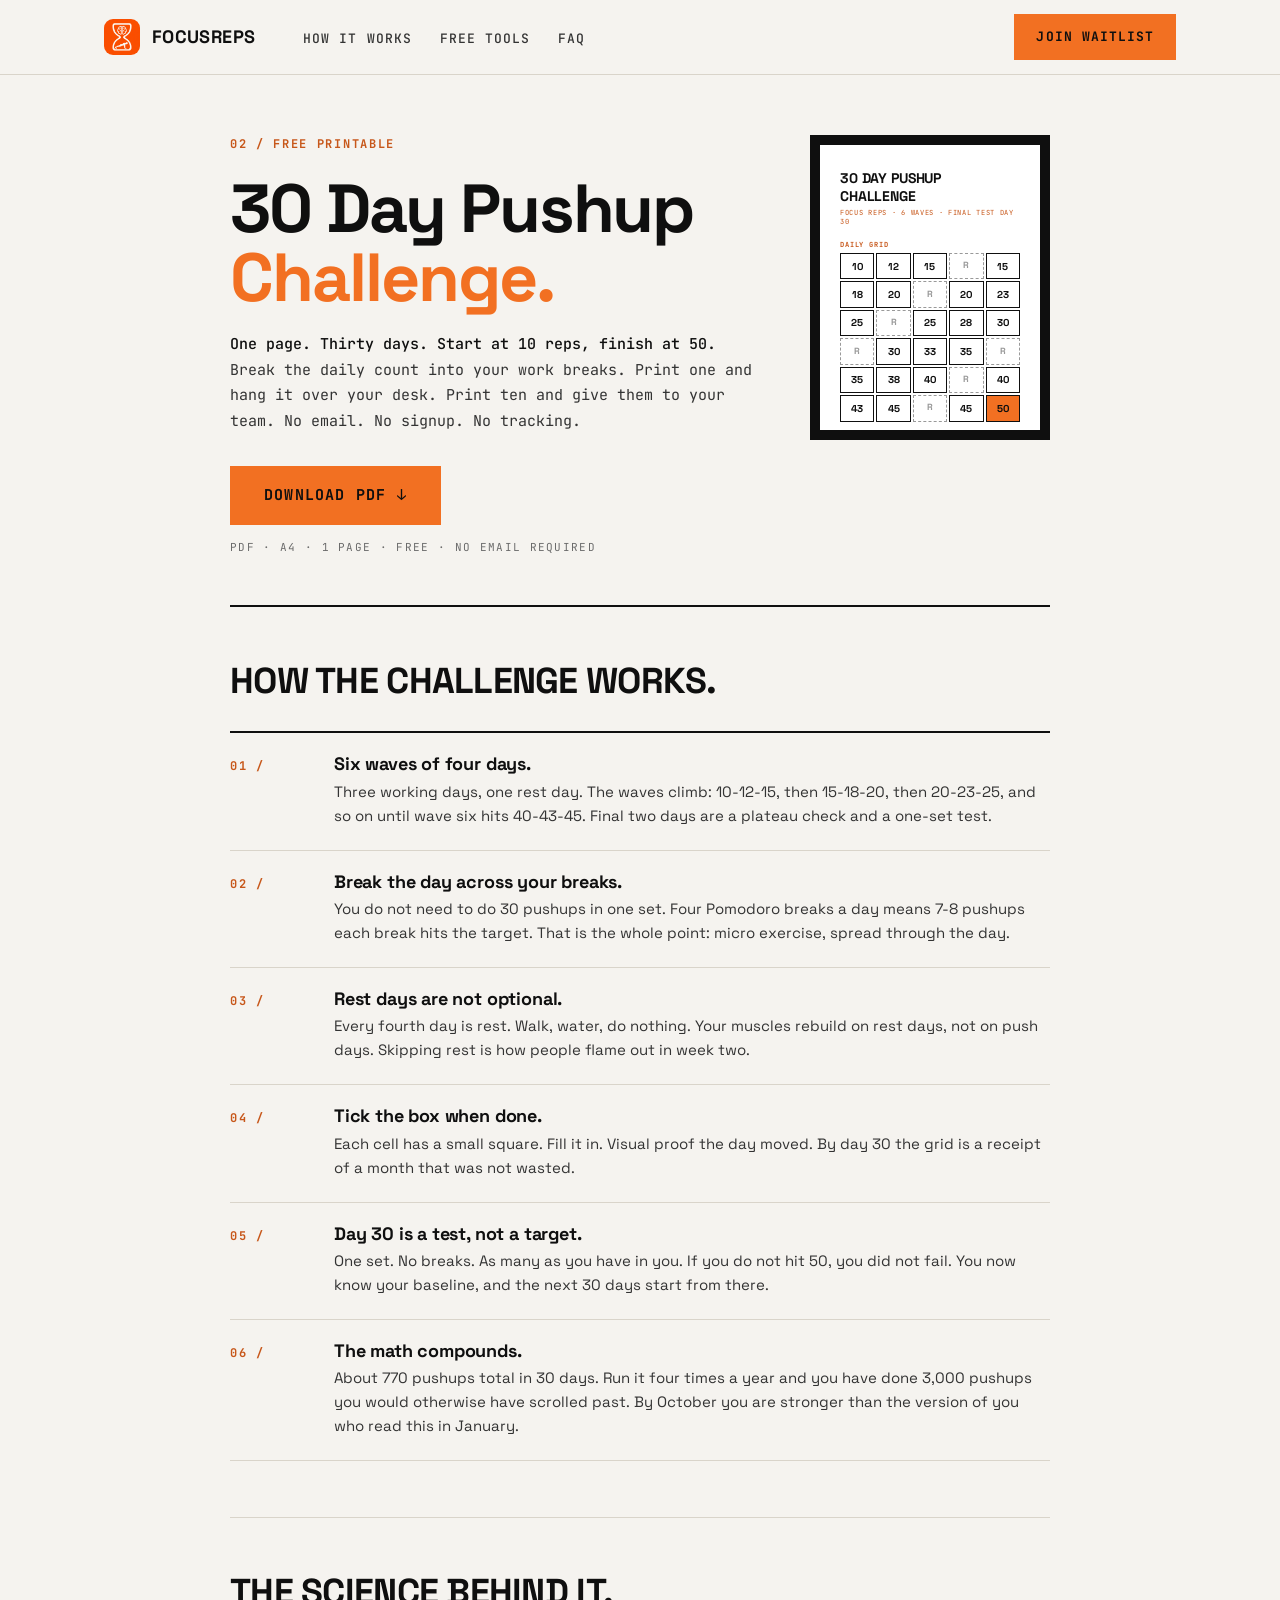
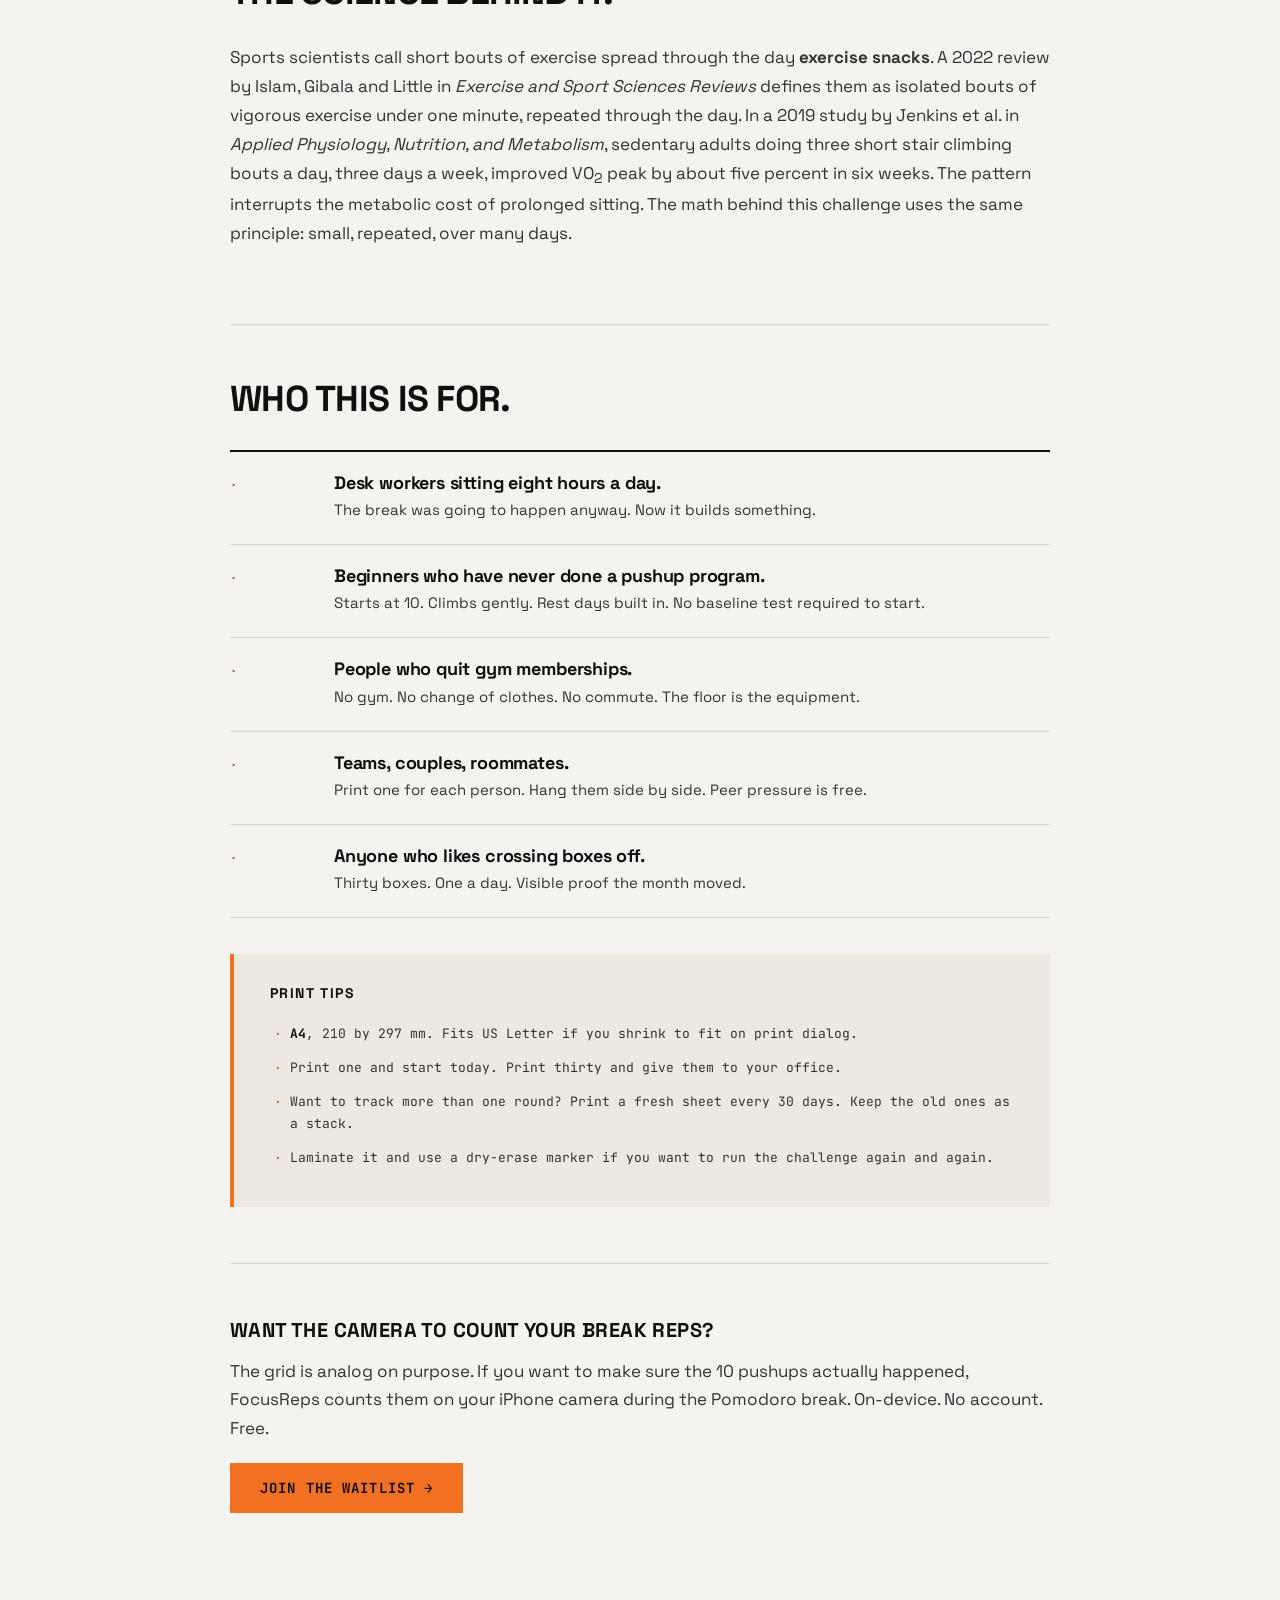
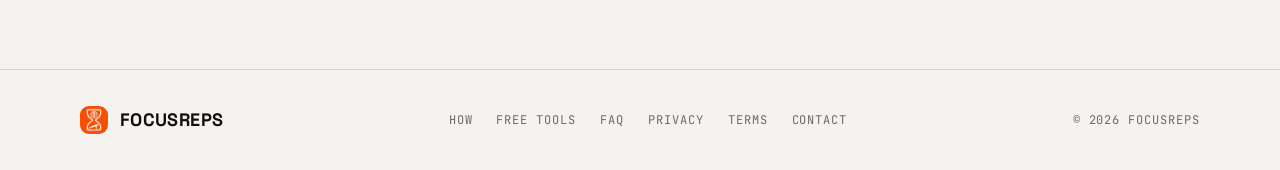
<file: focusreps/tools/30-day-pushup-challenge/index.html>
<!doctype html>
<html lang="en">
<head>
<meta charset="utf-8" />
<meta name="viewport" content="width=device-width,initial-scale=1" />
<meta name="theme-color" content="#f5f3ef" />

<title>30 Day Pushup Challenge · Free printable PDF · FocusReps</title>
<meta name="description" content="A one-page 30 day pushup challenge. Start at 10, finish at 50. Six rest days. Break the daily count across your work breaks. Free PDF, no email." />
<link rel="canonical" href="https://focusreps.app/tools/30-day-pushup-challenge/" />

<meta property="og:title" content="30 Day Pushup Challenge · Free printable PDF" />
<meta property="og:description" content="One page. Thirty days. Ten pushups to fifty. Break it into your work breaks. Free download, no email." />
<meta property="og:type" content="website" />
<meta property="og:url" content="https://focusreps.app/tools/30-day-pushup-challenge/" />
<meta property="og:image" content="https://focusreps.app/og.png" />

<link rel="icon" type="image/png" href="../../app-icon.png" />
<link rel="apple-touch-icon" href="../../app-icon.png" />

<link rel="preconnect" href="https://fonts.googleapis.com">
<link rel="preconnect" href="https://fonts.gstatic.com" crossorigin>
<link href="https://fonts.googleapis.com/css2?family=Space+Grotesk:wght@400;500;700&family=JetBrains+Mono:wght@400;500;700&display=swap" rel="stylesheet">

<link rel="stylesheet" href="../../styles.css" />
</head>
<body>

<a class="skip" href="#main">Skip to content</a>

<header class="site-header">
  <nav class="nav" aria-label="Primary">
    <a class="brand" href="../../index.html" aria-label="FocusReps home">
      <img class="brand-icon" src="../../app-icon.png" alt="" width="36" height="36" />
      <span class="brand-name">FocusReps</span>
    </a>
    <ul class="nav-list">
      <li><a href="../../index.html#how">How it works</a></li>
      <li><a href="../../index.html#tools">Free Tools</a></li>
      <li><a href="../../index.html#faq">FAQ</a></li>
    </ul>
    <a class="nav-cta" href="../../index.html#waitlist">Join waitlist</a>
  </nav>
</header>

<main id="main">

  <section class="tool-page">
    <div class="tool-page-inner">

      <div class="tool-page-header">
        <div class="tool-copy">
          <p class="article-eyebrow">02 / Free printable</p>
          <h1>30 Day Pushup <em>Challenge.</em></h1>
          <p class="lede">
            <strong>One page. Thirty days. Start at 10 reps, finish at 50.</strong> Break the daily count into your work breaks. Print one and hang it over your desk. Print ten and give them to your team. No email. No signup. No tracking.
          </p>
          <div class="download-row">
            <a class="btn btn-lg" href="focusreps-30-day-pushup-challenge.pdf" download>
              Download PDF ↓
            </a>
          </div>
          <p class="download-micro">PDF · A4 · 1 page · free · no email required</p>
        </div>

        <div class="pdf-preview" aria-hidden="true">
          <div class="pdf-preview-page">
            <div class="pp-title">30 Day Pushup Challenge</div>
            <div class="pp-sub">Focus Reps · 6 waves · final test day 30</div>

            <div class="pp-section-head">Daily grid</div>
            <div class="pp-grid-30">
              <div class="pp-cell">10</div>
              <div class="pp-cell">12</div>
              <div class="pp-cell">15</div>
              <div class="pp-cell rest">R</div>
              <div class="pp-cell">15</div>
              <div class="pp-cell">18</div>
              <div class="pp-cell">20</div>
              <div class="pp-cell rest">R</div>
              <div class="pp-cell">20</div>
              <div class="pp-cell">23</div>
              <div class="pp-cell">25</div>
              <div class="pp-cell rest">R</div>
              <div class="pp-cell">25</div>
              <div class="pp-cell">28</div>
              <div class="pp-cell">30</div>
              <div class="pp-cell rest">R</div>
              <div class="pp-cell">30</div>
              <div class="pp-cell">33</div>
              <div class="pp-cell">35</div>
              <div class="pp-cell rest">R</div>
              <div class="pp-cell">35</div>
              <div class="pp-cell">38</div>
              <div class="pp-cell">40</div>
              <div class="pp-cell rest">R</div>
              <div class="pp-cell">40</div>
              <div class="pp-cell">43</div>
              <div class="pp-cell">45</div>
              <div class="pp-cell rest">R</div>
              <div class="pp-cell">45</div>
              <div class="pp-cell final">50</div>
            </div>
          </div>
        </div>
      </div>

      <div class="tool-section">
        <h2>How the challenge works.</h2>
        <ul class="tool-sheet-list">
          <li>
            <span class="tag">01 /</span>
            <div>
              <h3>Six waves of four days.</h3>
              <p>Three working days, one rest day. The waves climb: 10-12-15, then 15-18-20, then 20-23-25, and so on until wave six hits 40-43-45. Final two days are a plateau check and a one-set test.</p>
            </div>
          </li>
          <li>
            <span class="tag">02 /</span>
            <div>
              <h3>Break the day across your breaks.</h3>
              <p>You do not need to do 30 pushups in one set. Four Pomodoro breaks a day means 7-8 pushups each break hits the target. That is the whole point: micro exercise, spread through the day.</p>
            </div>
          </li>
          <li>
            <span class="tag">03 /</span>
            <div>
              <h3>Rest days are not optional.</h3>
              <p>Every fourth day is rest. Walk, water, do nothing. Your muscles rebuild on rest days, not on push days. Skipping rest is how people flame out in week two.</p>
            </div>
          </li>
          <li>
            <span class="tag">04 /</span>
            <div>
              <h3>Tick the box when done.</h3>
              <p>Each cell has a small square. Fill it in. Visual proof the day moved. By day 30 the grid is a receipt of a month that was not wasted.</p>
            </div>
          </li>
          <li>
            <span class="tag">05 /</span>
            <div>
              <h3>Day 30 is a test, not a target.</h3>
              <p>One set. No breaks. As many as you have in you. If you do not hit 50, you did not fail. You now know your baseline, and the next 30 days start from there.</p>
            </div>
          </li>
          <li>
            <span class="tag">06 /</span>
            <div>
              <h3>The math compounds.</h3>
              <p>About 770 pushups total in 30 days. Run it four times a year and you have done 3,000 pushups you would otherwise have scrolled past. By October you are stronger than the version of you who read this in January.</p>
            </div>
          </li>
        </ul>
      </div>

      <div class="tool-section">
        <h2>The science behind it.</h2>
        <p>
          Sports scientists call short bouts of exercise spread through the day <strong>exercise snacks</strong>. A 2022 review by Islam, Gibala and Little in <em>Exercise and Sport Sciences Reviews</em> defines them as isolated bouts of vigorous exercise under one minute, repeated through the day. In a 2019 study by Jenkins et al. in <em>Applied Physiology, Nutrition, and Metabolism</em>, sedentary adults doing three short stair climbing bouts a day, three days a week, improved VO<sub>2</sub> peak by about five percent in six weeks. The pattern interrupts the metabolic cost of prolonged sitting. The math behind this challenge uses the same principle: small, repeated, over many days.
        </p>
      </div>

      <div class="tool-section">
        <h2>Who this is for.</h2>
        <ul class="tool-who-list">
          <li>
            <span class="tag">·</span>
            <div>
              <h3>Desk workers sitting eight hours a day.</h3>
              <p>The break was going to happen anyway. Now it builds something.</p>
            </div>
          </li>
          <li>
            <span class="tag">·</span>
            <div>
              <h3>Beginners who have never done a pushup program.</h3>
              <p>Starts at 10. Climbs gently. Rest days built in. No baseline test required to start.</p>
            </div>
          </li>
          <li>
            <span class="tag">·</span>
            <div>
              <h3>People who quit gym memberships.</h3>
              <p>No gym. No change of clothes. No commute. The floor is the equipment.</p>
            </div>
          </li>
          <li>
            <span class="tag">·</span>
            <div>
              <h3>Teams, couples, roommates.</h3>
              <p>Print one for each person. Hang them side by side. Peer pressure is free.</p>
            </div>
          </li>
          <li>
            <span class="tag">·</span>
            <div>
              <h3>Anyone who likes crossing boxes off.</h3>
              <p>Thirty boxes. One a day. Visible proof the month moved.</p>
            </div>
          </li>
        </ul>

        <aside class="tool-tips">
          <h3>Print tips</h3>
          <ul>
            <li><strong>A4</strong>, 210 by 297 mm. Fits US Letter if you shrink to fit on print dialog.</li>
            <li>Print one and start today. Print thirty and give them to your office.</li>
            <li>Want to track more than one round? Print a fresh sheet every 30 days. Keep the old ones as a stack.</li>
            <li>Laminate it and use a dry-erase marker if you want to run the challenge again and again.</li>
          </ul>
        </aside>
      </div>

      <div class="tool-section">
        <aside class="cta-card" style="margin: 0;">
          <h3>Want the camera to count your break reps?</h3>
          <p>The grid is analog on purpose. If you want to make sure the 10 pushups actually happened, FocusReps counts them on your iPhone camera during the Pomodoro break. On-device. No account. Free.</p>
          <a class="btn" href="../../index.html#download">Join the waitlist →</a>
        </aside>
      </div>

    </div>
  </section>

</main>

<footer class="site-footer">
  <div class="footer-inner">
    <a class="brand" href="../../index.html">
      <img class="brand-icon" src="../../app-icon.png" alt="" width="28" height="28" style="width:28px;height:28px" />
      <span class="brand-name">FocusReps</span>
    </a>
    <nav aria-label="Footer">
      <ul>
        <li><a href="../../index.html#how">How</a></li>
        <li><a href="../../index.html#tools">Free Tools</a></li>
          <li><a href="../../index.html#faq">FAQ</a></li>
        <li><a href="../../privacy.html">Privacy</a></li>
        <li><a href="../../terms.html">Terms</a></li>
        <li><a href="mailto:hello@focusreps.app">Contact</a></li>
      </ul>
    </nav>
    <p class="copy">© 2026 FocusReps</p>
  </div>
</footer>

</body>
</html>
</file>
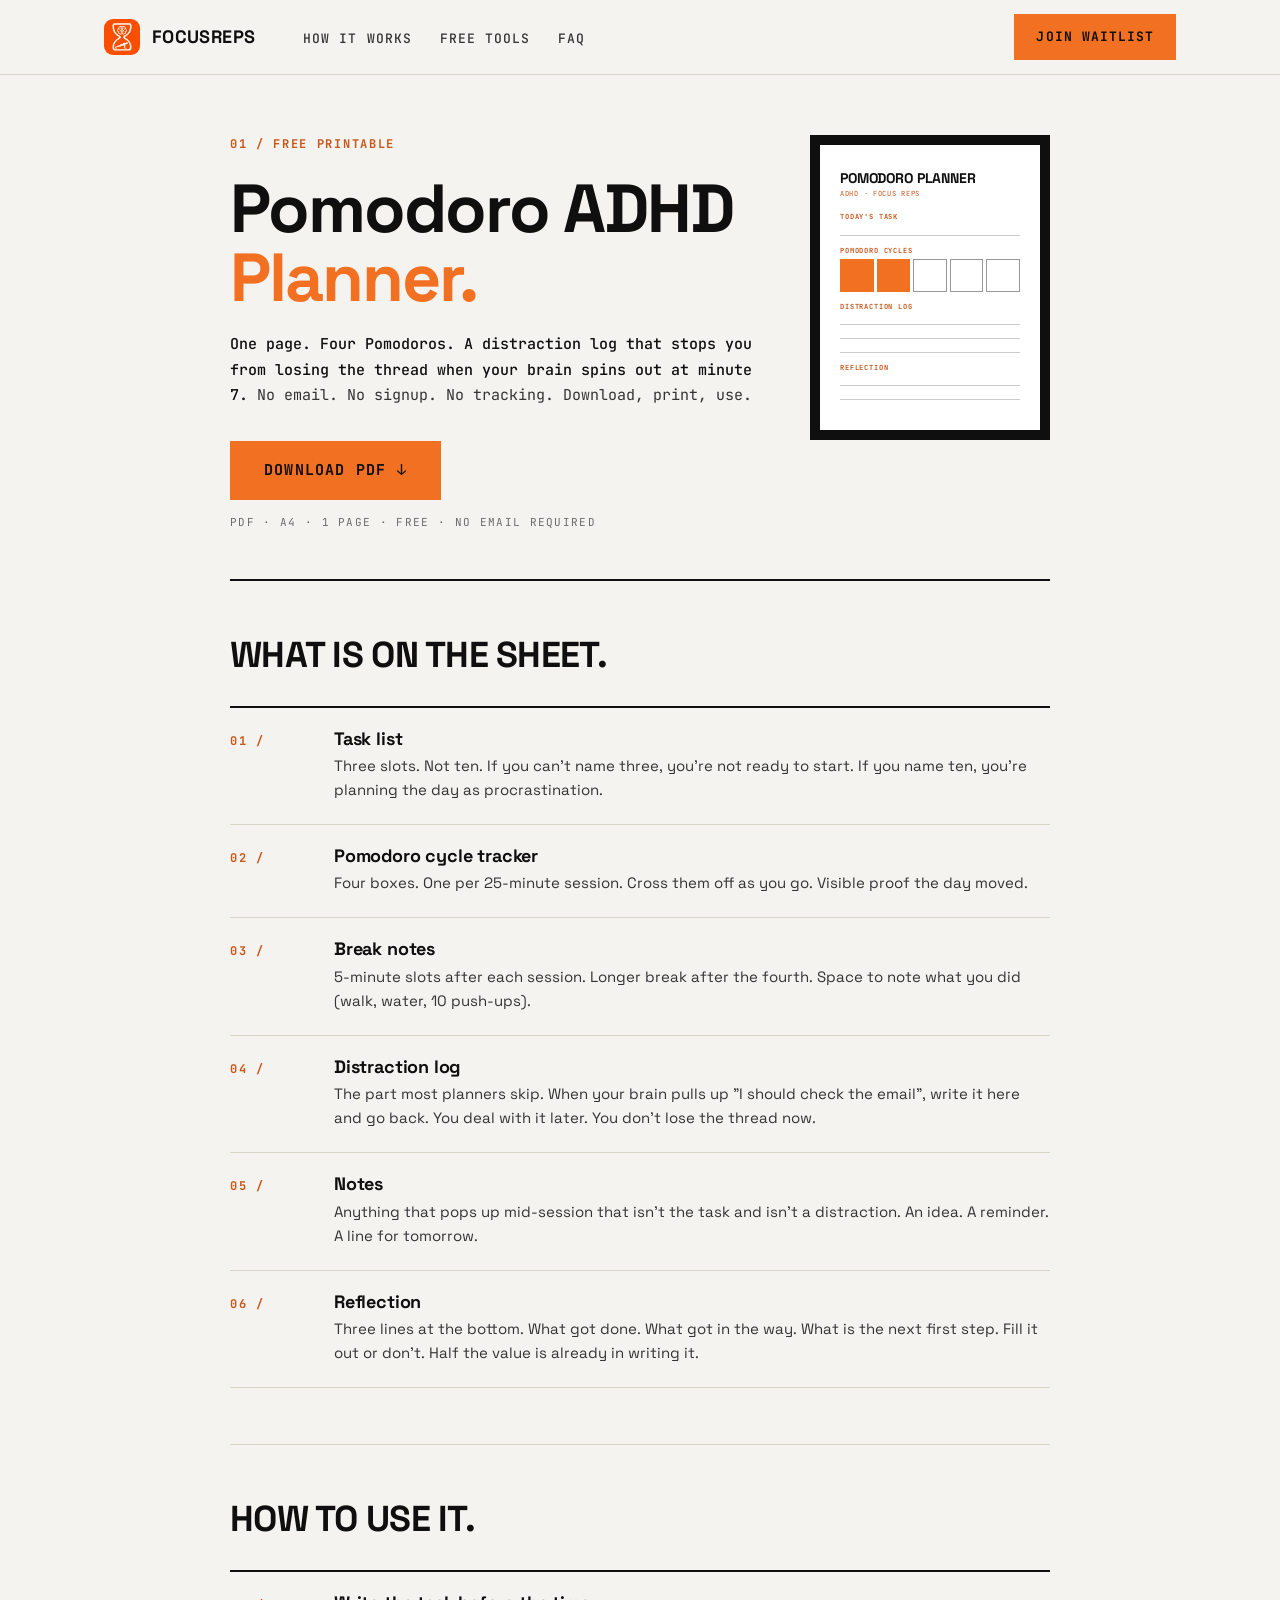
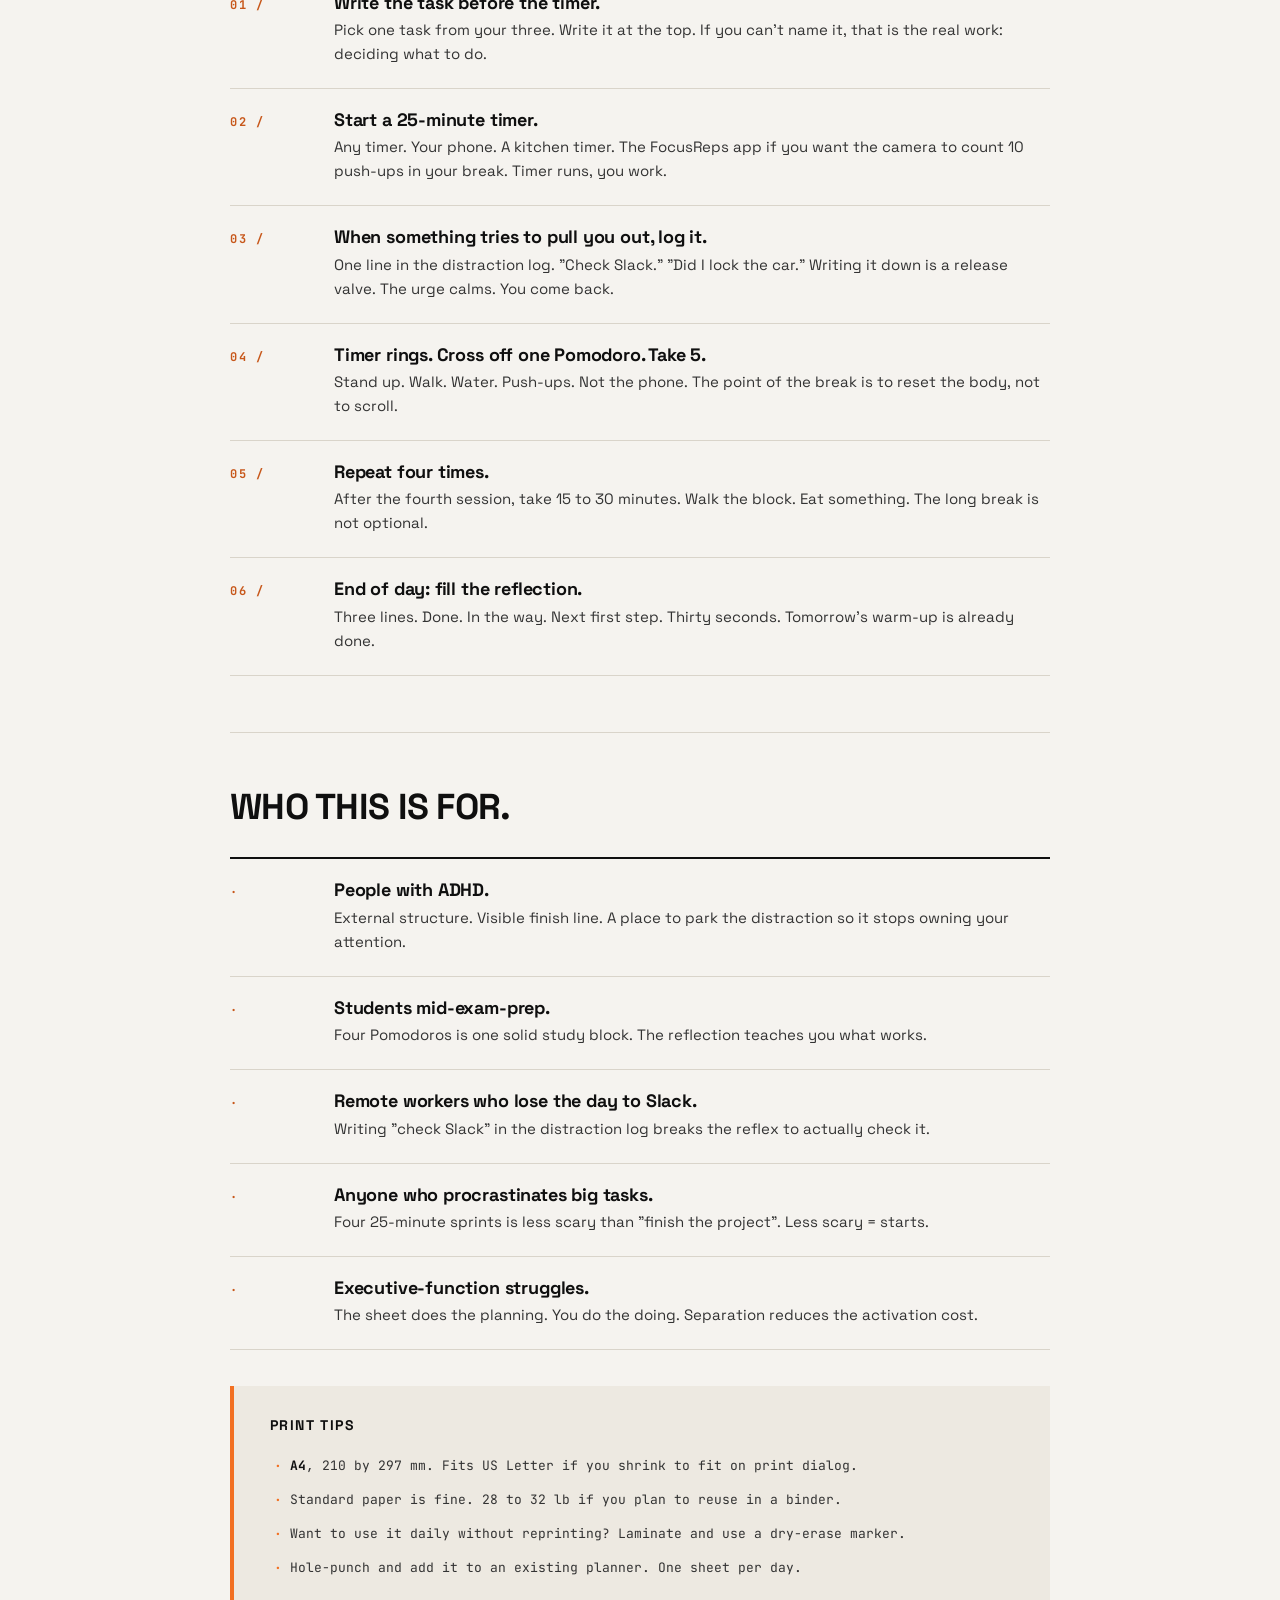
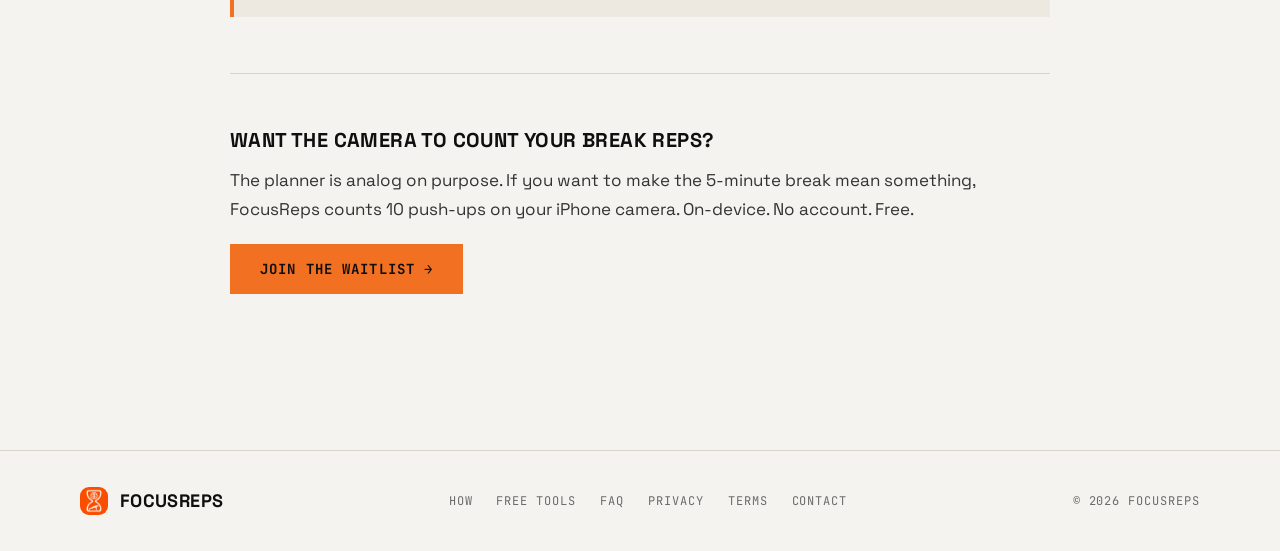
<file: focusreps/tools/pomodoro-adhd-planner/index.html>
<!doctype html>
<html lang="en">
<head>
<meta charset="utf-8" />
<meta name="viewport" content="width=device-width,initial-scale=1" />
<meta name="theme-color" content="#f5f3ef" />

<title>Pomodoro ADHD Planner · Free printable PDF · FocusReps</title>
<meta name="description" content="A one-page Pomodoro planner built for ADHD brains. Task list, cycle tracker, distraction log, break notes. Free PDF. No email, no signup." />
<link rel="canonical" href="https://focusreps.app/tools/pomodoro-adhd-planner/" />

<meta property="og:title" content="Pomodoro ADHD Planner · Free printable PDF" />
<meta property="og:description" content="One page. Four Pomodoros. A distraction log that stops you from losing the thread. Free download, no email." />
<meta property="og:type" content="website" />
<meta property="og:url" content="https://focusreps.app/tools/pomodoro-adhd-planner/" />
<meta property="og:image" content="https://focusreps.app/og.png" />

<link rel="icon" type="image/png" href="../../app-icon.png" />
<link rel="apple-touch-icon" href="../../app-icon.png" />

<link rel="preconnect" href="https://fonts.googleapis.com">
<link rel="preconnect" href="https://fonts.gstatic.com" crossorigin>
<link href="https://fonts.googleapis.com/css2?family=Space+Grotesk:wght@400;500;700&family=JetBrains+Mono:wght@400;500;700&display=swap" rel="stylesheet">

<link rel="stylesheet" href="../../styles.css" />
</head>
<body>

<a class="skip" href="#main">Skip to content</a>

<header class="site-header">
  <nav class="nav" aria-label="Primary">
    <a class="brand" href="../../index.html" aria-label="FocusReps home">
      <img class="brand-icon" src="../../app-icon.png" alt="" width="36" height="36" />
      <span class="brand-name">FocusReps</span>
    </a>
    <ul class="nav-list">
      <li><a href="../../index.html#how">How it works</a></li>
      <li><a href="../../index.html#tools">Free Tools</a></li>
      <li><a href="../../index.html#faq">FAQ</a></li>
    </ul>
    <a class="nav-cta" href="../../index.html#waitlist">Join waitlist</a>
  </nav>
</header>

<main id="main">

  <section class="tool-page">
    <div class="tool-page-inner">

      <div class="tool-page-header">
        <div class="tool-copy">
          <p class="article-eyebrow">01 / Free printable</p>
          <h1>Pomodoro ADHD <em>Planner.</em></h1>
          <p class="lede">
            <strong>One page. Four Pomodoros. A distraction log that stops you from losing the thread when your brain spins out at minute 7.</strong> No email. No signup. No tracking. Download, print, use.
          </p>
          <div class="download-row">
            <a class="btn btn-lg" href="focusreps-pomodoro-adhd-planner.pdf" download>
              Download PDF ↓
            </a>
          </div>
          <p class="download-micro">PDF · A4 · 1 page · free · no email required</p>
        </div>

        <div class="pdf-preview" aria-hidden="true">
          <div class="pdf-preview-page">
            <div class="pp-title">Pomodoro Planner</div>
            <div class="pp-sub">ADHD · Focus Reps</div>

            <div class="pp-section-head">Today's task</div>
            <span class="pp-line"></span>

            <div class="pp-section-head">Pomodoro cycles</div>
            <div class="pp-grid">
              <div class="pp-cell on"></div>
              <div class="pp-cell on"></div>
              <div class="pp-cell"></div>
              <div class="pp-cell"></div>
              <div class="pp-cell"></div>
            </div>

            <div class="pp-section-head">Distraction log</div>
            <span class="pp-line"></span>
            <span class="pp-line"></span>
            <span class="pp-line"></span>

            <div class="pp-section-head">Reflection</div>
            <span class="pp-line"></span>
            <span class="pp-line"></span>
          </div>
        </div>
      </div>

      <div class="tool-section">
        <h2>What is on the sheet.</h2>
        <ul class="tool-sheet-list">
          <li>
            <span class="tag">01 /</span>
            <div>
              <h3>Task list</h3>
              <p>Three slots. Not ten. If you can't name three, you're not ready to start. If you name ten, you're planning the day as procrastination.</p>
            </div>
          </li>
          <li>
            <span class="tag">02 /</span>
            <div>
              <h3>Pomodoro cycle tracker</h3>
              <p>Four boxes. One per 25-minute session. Cross them off as you go. Visible proof the day moved.</p>
            </div>
          </li>
          <li>
            <span class="tag">03 /</span>
            <div>
              <h3>Break notes</h3>
              <p>5-minute slots after each session. Longer break after the fourth. Space to note what you did (walk, water, 10 push-ups).</p>
            </div>
          </li>
          <li>
            <span class="tag">04 /</span>
            <div>
              <h3>Distraction log</h3>
              <p>The part most planners skip. When your brain pulls up "I should check the email", write it here and go back. You deal with it later. You don't lose the thread now.</p>
            </div>
          </li>
          <li>
            <span class="tag">05 /</span>
            <div>
              <h3>Notes</h3>
              <p>Anything that pops up mid-session that isn't the task and isn't a distraction. An idea. A reminder. A line for tomorrow.</p>
            </div>
          </li>
          <li>
            <span class="tag">06 /</span>
            <div>
              <h3>Reflection</h3>
              <p>Three lines at the bottom. What got done. What got in the way. What is the next first step. Fill it out or don't. Half the value is already in writing it.</p>
            </div>
          </li>
        </ul>
      </div>

      <div class="tool-section">
        <h2>How to use it.</h2>
        <ol class="tool-step-list">
          <li>
            <span class="tag">01 /</span>
            <div>
              <h3>Write the task before the timer.</h3>
              <p>Pick one task from your three. Write it at the top. If you can't name it, that is the real work: deciding what to do.</p>
            </div>
          </li>
          <li>
            <span class="tag">02 /</span>
            <div>
              <h3>Start a 25-minute timer.</h3>
              <p>Any timer. Your phone. A kitchen timer. The FocusReps app if you want the camera to count 10 push-ups in your break. Timer runs, you work.</p>
            </div>
          </li>
          <li>
            <span class="tag">03 /</span>
            <div>
              <h3>When something tries to pull you out, log it.</h3>
              <p>One line in the distraction log. "Check Slack." "Did I lock the car." Writing it down is a release valve. The urge calms. You come back.</p>
            </div>
          </li>
          <li>
            <span class="tag">04 /</span>
            <div>
              <h3>Timer rings. Cross off one Pomodoro. Take 5.</h3>
              <p>Stand up. Walk. Water. Push-ups. Not the phone. The point of the break is to reset the body, not to scroll.</p>
            </div>
          </li>
          <li>
            <span class="tag">05 /</span>
            <div>
              <h3>Repeat four times.</h3>
              <p>After the fourth session, take 15 to 30 minutes. Walk the block. Eat something. The long break is not optional.</p>
            </div>
          </li>
          <li>
            <span class="tag">06 /</span>
            <div>
              <h3>End of day: fill the reflection.</h3>
              <p>Three lines. Done. In the way. Next first step. Thirty seconds. Tomorrow's warm-up is already done.</p>
            </div>
          </li>
        </ol>
      </div>

      <div class="tool-section">
        <h2>Who this is for.</h2>
        <ul class="tool-who-list">
          <li>
            <span class="tag">·</span>
            <div>
              <h3>People with ADHD.</h3>
              <p>External structure. Visible finish line. A place to park the distraction so it stops owning your attention.</p>
            </div>
          </li>
          <li>
            <span class="tag">·</span>
            <div>
              <h3>Students mid-exam-prep.</h3>
              <p>Four Pomodoros is one solid study block. The reflection teaches you what works.</p>
            </div>
          </li>
          <li>
            <span class="tag">·</span>
            <div>
              <h3>Remote workers who lose the day to Slack.</h3>
              <p>Writing "check Slack" in the distraction log breaks the reflex to actually check it.</p>
            </div>
          </li>
          <li>
            <span class="tag">·</span>
            <div>
              <h3>Anyone who procrastinates big tasks.</h3>
              <p>Four 25-minute sprints is less scary than "finish the project". Less scary = starts.</p>
            </div>
          </li>
          <li>
            <span class="tag">·</span>
            <div>
              <h3>Executive-function struggles.</h3>
              <p>The sheet does the planning. You do the doing. Separation reduces the activation cost.</p>
            </div>
          </li>
        </ul>

        <aside class="tool-tips">
          <h3>Print tips</h3>
          <ul>
            <li><strong>A4</strong>, 210 by 297 mm. Fits US Letter if you shrink to fit on print dialog.</li>
            <li>Standard paper is fine. 28 to 32 lb if you plan to reuse in a binder.</li>
            <li>Want to use it daily without reprinting? Laminate and use a dry-erase marker.</li>
            <li>Hole-punch and add it to an existing planner. One sheet per day.</li>
          </ul>
        </aside>
      </div>

      <div class="tool-section">
        <aside class="cta-card" style="margin: 0;">
          <h3>Want the camera to count your break reps?</h3>
          <p>The planner is analog on purpose. If you want to make the 5-minute break mean something, FocusReps counts 10 push-ups on your iPhone camera. On-device. No account. Free.</p>
          <a class="btn" href="../../index.html#download">Join the waitlist →</a>
        </aside>
      </div>

    </div>
  </section>

</main>

<footer class="site-footer">
  <div class="footer-inner">
    <a class="brand" href="../../index.html">
      <img class="brand-icon" src="../../app-icon.png" alt="" width="28" height="28" style="width:28px;height:28px" />
      <span class="brand-name">FocusReps</span>
    </a>
    <nav aria-label="Footer">
      <ul>
        <li><a href="../../index.html#how">How</a></li>
        <li><a href="../../index.html#tools">Free Tools</a></li>
          <li><a href="../../index.html#faq">FAQ</a></li>
        <li><a href="../../privacy.html">Privacy</a></li>
        <li><a href="../../terms.html">Terms</a></li>
        <li><a href="mailto:hello@focusreps.app">Contact</a></li>
      </ul>
    </nav>
    <p class="copy">© 2026 FocusReps</p>
  </div>
</footer>

</body>
</html>
</file>
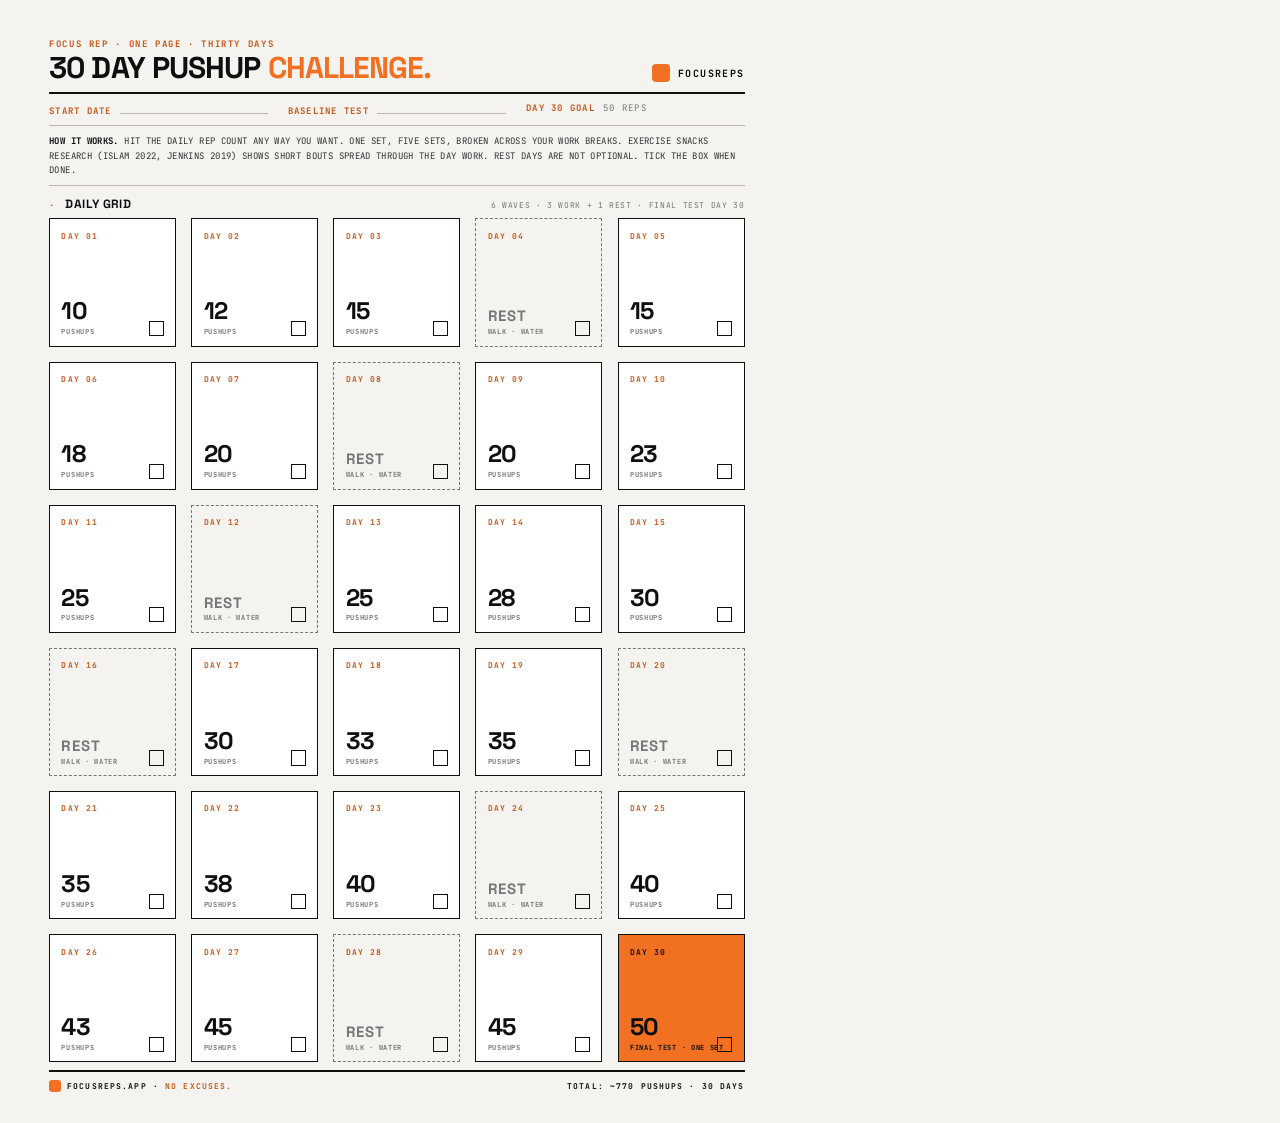
<file: focusreps/tools/30-day-pushup-challenge/_sheet.html>
<!doctype html>
<html lang="en">
<head>
<meta charset="utf-8" />
<title>30 Day Pushup Challenge · FocusReps</title>
<link rel="preconnect" href="https://fonts.googleapis.com">
<link rel="preconnect" href="https://fonts.gstatic.com" crossorigin>
<link href="https://fonts.googleapis.com/css2?family=Space+Grotesk:wght@400;500;700&family=JetBrains+Mono:wght@400;500;700&display=swap" rel="stylesheet">
<style>
  :root {
    --cream: #f5f3ef;
    --ink: #0f0f0f;
    --ink-2: #333;
    --ink-3: #777;
    --line: #bdb6a8;
    --orange: #f27022;
    --orange-dark: #c7571a;
    --sans: "Space Grotesk", -apple-system, sans-serif;
    --mono: "JetBrains Mono", ui-monospace, monospace;
  }

  @page { size: A4; margin: 0; }

  * { box-sizing: border-box; }
  html, body {
    margin: 0; padding: 0;
    background: var(--cream);
    color: var(--ink);
    font-family: var(--sans);
    -webkit-print-color-adjust: exact;
    print-color-adjust: exact;
  }

  .sheet {
    width: 210mm; height: 297mm;
    padding: 10mm 13mm 8mm;
    display: flex; flex-direction: column;
    page-break-after: avoid;
    overflow: hidden;
  }

  /* Header */
  .head {
    display: grid;
    grid-template-columns: 1fr auto;
    gap: 20px;
    align-items: end;
    border-bottom: 2px solid var(--ink);
    padding-bottom: 10px;
  }
  .head .eyebrow {
    font-family: var(--mono); font-size: 9px; font-weight: 700;
    color: var(--orange-dark); letter-spacing: 0.18em;
    text-transform: uppercase;
    margin: 0 0 4px;
  }
  .head h1 {
    font-family: var(--sans); font-size: 30px; font-weight: 700;
    text-transform: uppercase; letter-spacing: -0.03em;
    line-height: 0.95;
    margin: 0;
  }
  .head h1 em { font-style: normal; color: var(--orange); }
  .brand {
    display: flex; align-items: center; gap: 8px;
    font-family: var(--mono); font-size: 10px; font-weight: 700;
    color: var(--ink); text-transform: uppercase; letter-spacing: 0.14em;
  }
  .brand-dot {
    width: 18px; height: 18px; background: var(--orange);
    border-radius: 4px;
    display: inline-block;
  }

  /* Meta row */
  .meta {
    display: grid; grid-template-columns: 1fr 1fr 1fr;
    gap: 20px;
    padding: 8px 0;
    border-bottom: 1px solid var(--line);
    font-family: var(--mono); font-size: 9px;
    text-transform: uppercase; letter-spacing: 0.14em;
    color: var(--ink-3);
  }
  .meta .field { display: flex; align-items: baseline; gap: 8px; }
  .meta .lbl { color: var(--orange-dark); font-weight: 700; }
  .meta .line { flex: 1; border-bottom: 1px solid var(--line); height: 12px; }

  /* How it works strip */
  .how {
    padding: 8px 0;
    border-bottom: 1px solid var(--line);
    font-family: var(--mono); font-size: 9px; line-height: 1.6;
    color: var(--ink-2); letter-spacing: 0.04em;
    text-transform: uppercase;
  }
  .how strong { color: var(--ink); }

  /* Grid */
  .section-head {
    display: flex; align-items: baseline; justify-content: space-between;
    gap: 20px;
    margin: 10px 0 6px;
  }
  .section-head h2 {
    font-family: var(--sans); font-size: 12px; font-weight: 700;
    text-transform: uppercase; letter-spacing: 0.03em;
    margin: 0; color: var(--ink);
  }
  .section-head .n {
    font-family: var(--mono); font-size: 9px; font-weight: 700;
    color: var(--orange-dark); letter-spacing: 0.14em;
  }
  .section-head .hint {
    font-family: var(--mono); font-size: 8px;
    color: var(--ink-3); letter-spacing: 0.08em;
    text-transform: uppercase;
  }

  .grid {
    display: grid;
    grid-template-columns: repeat(5, 1fr);
    gap: 4mm;
    flex: 1;
    min-height: 0;
  }
  .cell {
    background: #fff;
    border: 1.5px solid var(--ink);
    padding: 3mm 3mm 2.5mm;
    display: flex; flex-direction: column; justify-content: space-between;
    min-height: 0;
    position: relative;
  }
  .cell .day {
    font-family: var(--mono); font-size: 8px; font-weight: 700;
    color: var(--orange-dark); letter-spacing: 0.14em;
    text-transform: uppercase;
    margin: 0;
  }
  .cell .reps {
    font-family: var(--sans); font-size: 24px; font-weight: 700;
    color: var(--ink); line-height: 1;
    letter-spacing: -0.03em;
    margin: 2mm 0 0;
  }
  .cell .unit {
    font-family: var(--mono); font-size: 7px; font-weight: 700;
    text-transform: uppercase; letter-spacing: 0.1em;
    color: var(--ink-3);
    margin: 1mm 0 0;
  }
  .cell .box {
    position: absolute;
    right: 3mm; bottom: 2.5mm;
    width: 4mm; height: 4mm;
    border: 1.5px solid var(--ink);
  }
  .cell.is-rest {
    background: var(--cream);
    border-style: dashed;
    border-color: var(--ink-3);
  }
  .cell.is-rest .reps {
    font-size: 15px;
    color: var(--ink-3);
    letter-spacing: 0.08em;
    text-transform: uppercase;
  }
  .cell.is-rest .unit {
    color: var(--ink-3);
  }
  .cell.is-final {
    background: var(--orange);
    border-color: var(--ink);
  }
  .cell.is-final .day,
  .cell.is-final .unit {
    color: var(--ink);
  }
  .cell.is-final .reps {
    color: var(--ink);
  }

  /* Footer */
  .foot {
    margin-top: 8px;
    padding-top: 8px;
    border-top: 2px solid var(--ink);
    display: flex; justify-content: space-between; align-items: center;
    font-family: var(--mono); font-size: 8px; font-weight: 700;
    color: var(--ink); letter-spacing: 0.14em;
    text-transform: uppercase;
  }
  .foot .ic { display: flex; align-items: center; gap: 6px; }
  .foot .ic-box {
    width: 12px; height: 12px; background: var(--orange); border-radius: 3px;
  }
  .foot em { font-style: normal; color: var(--orange-dark); }
</style>
</head>
<body>

<div class="sheet">

  <header class="head">
    <div>
      <p class="eyebrow">Focus rep · one page · thirty days</p>
      <h1>30 Day Pushup <em>Challenge.</em></h1>
    </div>
    <div class="brand">
      <span class="brand-dot"></span>
      <span>FocusReps</span>
    </div>
  </header>

  <div class="meta">
    <div class="field"><span class="lbl">Start date</span><span class="line"></span></div>
    <div class="field"><span class="lbl">Baseline test</span><span class="line"></span></div>
    <div class="field"><span class="lbl">Day 30 goal</span><span>50 reps</span></div>
  </div>

  <div class="how">
    <strong>How it works.</strong> Hit the daily rep count any way you want. One set, five sets, broken across your work breaks. Exercise snacks research (Islam 2022, Jenkins 2019) shows short bouts spread through the day work. Rest days are not optional. Tick the box when done.
  </div>

  <div class="section-head">
    <h2><span class="n">·</span> &nbsp; Daily grid</h2>
    <span class="hint">6 waves · 3 work + 1 rest · final test day 30</span>
  </div>

  <div class="grid">
    <div class="cell"><p class="day">Day 01</p><div><div class="reps">10</div><div class="unit">Pushups</div></div><span class="box"></span></div>
    <div class="cell"><p class="day">Day 02</p><div><div class="reps">12</div><div class="unit">Pushups</div></div><span class="box"></span></div>
    <div class="cell"><p class="day">Day 03</p><div><div class="reps">15</div><div class="unit">Pushups</div></div><span class="box"></span></div>
    <div class="cell is-rest"><p class="day">Day 04</p><div><div class="reps">Rest</div><div class="unit">Walk · water</div></div><span class="box"></span></div>
    <div class="cell"><p class="day">Day 05</p><div><div class="reps">15</div><div class="unit">Pushups</div></div><span class="box"></span></div>

    <div class="cell"><p class="day">Day 06</p><div><div class="reps">18</div><div class="unit">Pushups</div></div><span class="box"></span></div>
    <div class="cell"><p class="day">Day 07</p><div><div class="reps">20</div><div class="unit">Pushups</div></div><span class="box"></span></div>
    <div class="cell is-rest"><p class="day">Day 08</p><div><div class="reps">Rest</div><div class="unit">Walk · water</div></div><span class="box"></span></div>
    <div class="cell"><p class="day">Day 09</p><div><div class="reps">20</div><div class="unit">Pushups</div></div><span class="box"></span></div>
    <div class="cell"><p class="day">Day 10</p><div><div class="reps">23</div><div class="unit">Pushups</div></div><span class="box"></span></div>

    <div class="cell"><p class="day">Day 11</p><div><div class="reps">25</div><div class="unit">Pushups</div></div><span class="box"></span></div>
    <div class="cell is-rest"><p class="day">Day 12</p><div><div class="reps">Rest</div><div class="unit">Walk · water</div></div><span class="box"></span></div>
    <div class="cell"><p class="day">Day 13</p><div><div class="reps">25</div><div class="unit">Pushups</div></div><span class="box"></span></div>
    <div class="cell"><p class="day">Day 14</p><div><div class="reps">28</div><div class="unit">Pushups</div></div><span class="box"></span></div>
    <div class="cell"><p class="day">Day 15</p><div><div class="reps">30</div><div class="unit">Pushups</div></div><span class="box"></span></div>

    <div class="cell is-rest"><p class="day">Day 16</p><div><div class="reps">Rest</div><div class="unit">Walk · water</div></div><span class="box"></span></div>
    <div class="cell"><p class="day">Day 17</p><div><div class="reps">30</div><div class="unit">Pushups</div></div><span class="box"></span></div>
    <div class="cell"><p class="day">Day 18</p><div><div class="reps">33</div><div class="unit">Pushups</div></div><span class="box"></span></div>
    <div class="cell"><p class="day">Day 19</p><div><div class="reps">35</div><div class="unit">Pushups</div></div><span class="box"></span></div>
    <div class="cell is-rest"><p class="day">Day 20</p><div><div class="reps">Rest</div><div class="unit">Walk · water</div></div><span class="box"></span></div>

    <div class="cell"><p class="day">Day 21</p><div><div class="reps">35</div><div class="unit">Pushups</div></div><span class="box"></span></div>
    <div class="cell"><p class="day">Day 22</p><div><div class="reps">38</div><div class="unit">Pushups</div></div><span class="box"></span></div>
    <div class="cell"><p class="day">Day 23</p><div><div class="reps">40</div><div class="unit">Pushups</div></div><span class="box"></span></div>
    <div class="cell is-rest"><p class="day">Day 24</p><div><div class="reps">Rest</div><div class="unit">Walk · water</div></div><span class="box"></span></div>
    <div class="cell"><p class="day">Day 25</p><div><div class="reps">40</div><div class="unit">Pushups</div></div><span class="box"></span></div>

    <div class="cell"><p class="day">Day 26</p><div><div class="reps">43</div><div class="unit">Pushups</div></div><span class="box"></span></div>
    <div class="cell"><p class="day">Day 27</p><div><div class="reps">45</div><div class="unit">Pushups</div></div><span class="box"></span></div>
    <div class="cell is-rest"><p class="day">Day 28</p><div><div class="reps">Rest</div><div class="unit">Walk · water</div></div><span class="box"></span></div>
    <div class="cell"><p class="day">Day 29</p><div><div class="reps">45</div><div class="unit">Pushups</div></div><span class="box"></span></div>
    <div class="cell is-final"><p class="day">Day 30</p><div><div class="reps">50</div><div class="unit">Final test · one set</div></div><span class="box"></span></div>
  </div>

  <footer class="foot">
    <div class="ic">
      <span class="ic-box"></span>
      <span>focusreps.app · <em>No excuses.</em></span>
    </div>
    <div>Total: ~770 pushups · 30 days</div>
  </footer>

</div>

</body>
</html>
</file>
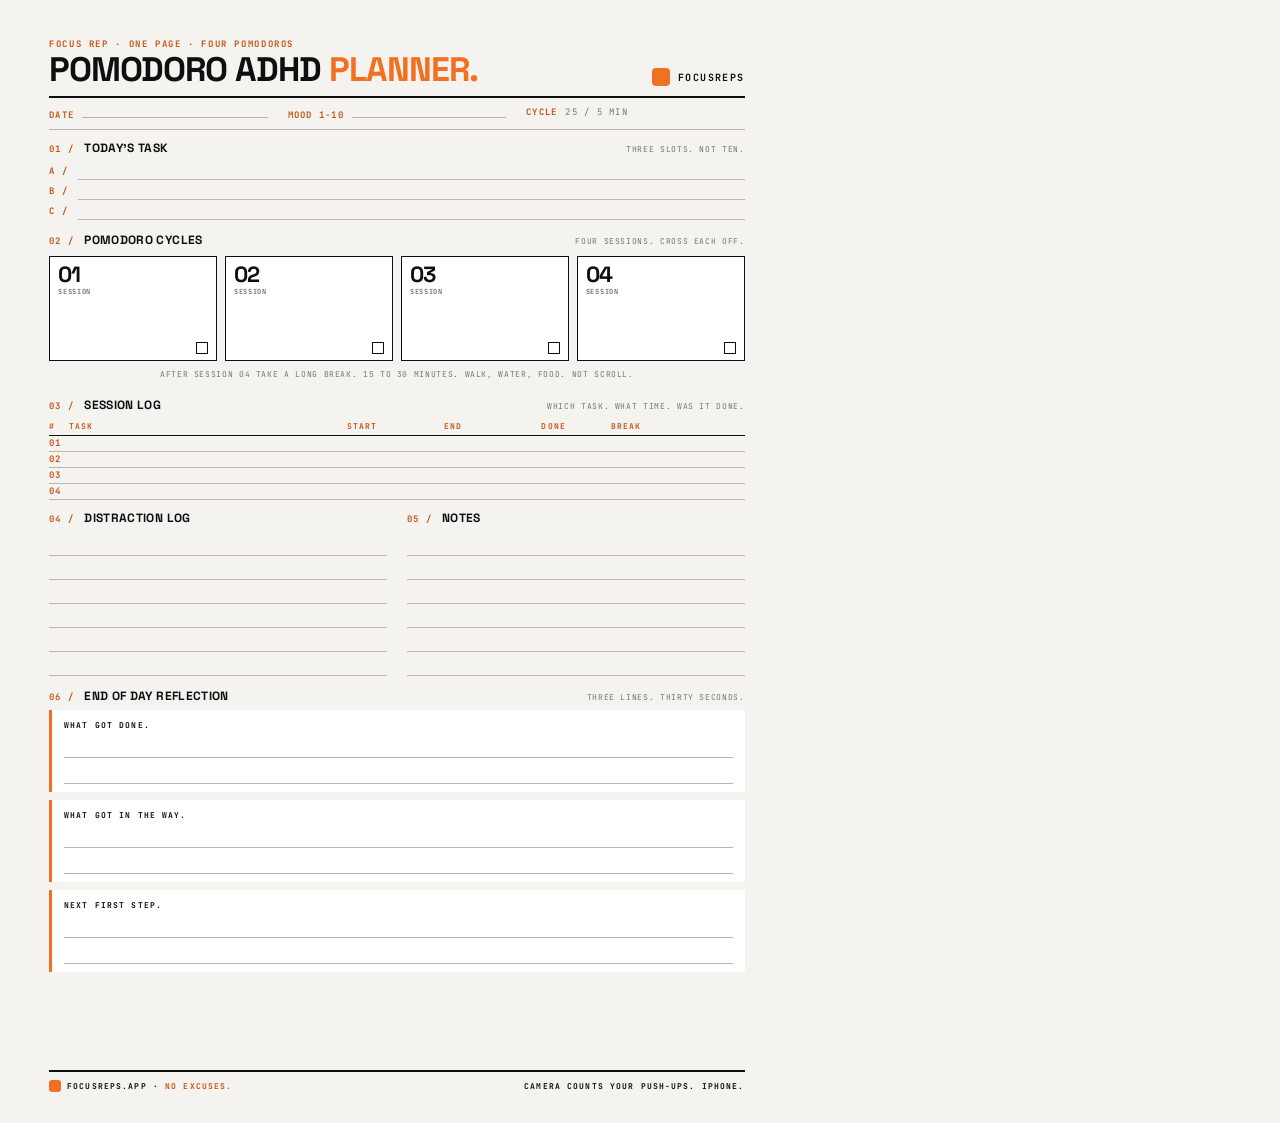
<file: focusreps/tools/pomodoro-adhd-planner/_sheet.html>
<!doctype html>
<html lang="en">
<head>
<meta charset="utf-8" />
<title>Pomodoro ADHD Planner · FocusReps</title>
<link rel="preconnect" href="https://fonts.googleapis.com">
<link rel="preconnect" href="https://fonts.gstatic.com" crossorigin>
<link href="https://fonts.googleapis.com/css2?family=Space+Grotesk:wght@400;500;700&family=JetBrains+Mono:wght@400;500;700&display=swap" rel="stylesheet">
<style>
  :root {
    --cream: #f5f3ef;
    --ink: #0f0f0f;
    --ink-2: #333;
    --ink-3: #777;
    --line: #bdb6a8;
    --orange: #f27022;
    --orange-dark: #c7571a;
    --sans: "Space Grotesk", -apple-system, sans-serif;
    --mono: "JetBrains Mono", ui-monospace, monospace;
  }

  @page {
    size: A4;
    margin: 0;
  }

  * { box-sizing: border-box; }
  html, body {
    margin: 0; padding: 0;
    background: var(--cream);
    color: var(--ink);
    font-family: var(--sans);
    -webkit-print-color-adjust: exact;
    print-color-adjust: exact;
  }

  .sheet {
    width: 210mm; height: 297mm;
    padding: 10mm 13mm 8mm;
    display: flex; flex-direction: column;
    page-break-after: avoid;
    overflow: hidden;
  }

  /* Header */
  .head {
    display: grid;
    grid-template-columns: 1fr auto;
    gap: 20px;
    align-items: end;
    border-bottom: 2px solid var(--ink);
    padding-bottom: 10px;
  }
  .head .eyebrow {
    font-family: var(--mono); font-size: 9px; font-weight: 700;
    color: var(--orange-dark); letter-spacing: 0.18em;
    text-transform: uppercase;
    margin: 0 0 4px;
  }
  .head h1 {
    font-family: var(--sans); font-size: 34px; font-weight: 700;
    text-transform: uppercase; letter-spacing: -0.03em;
    line-height: 0.95;
    margin: 0;
  }
  .head h1 em { font-style: normal; color: var(--orange); }
  .brand {
    display: flex; align-items: center; gap: 8px;
    font-family: var(--mono); font-size: 10px; font-weight: 700;
    color: var(--ink); text-transform: uppercase; letter-spacing: 0.14em;
  }
  .brand-dot {
    width: 18px; height: 18px; background: var(--orange);
    border-radius: 4px;
    display: inline-block;
  }

  /* Meta row */
  .meta {
    display: grid; grid-template-columns: 1fr 1fr 1fr;
    gap: 20px;
    padding: 8px 0;
    border-bottom: 1px solid var(--line);
    font-family: var(--mono); font-size: 9px;
    text-transform: uppercase; letter-spacing: 0.14em;
    color: var(--ink-3);
  }
  .meta .field { display: flex; align-items: baseline; gap: 8px; }
  .meta .lbl { color: var(--orange-dark); font-weight: 700; }
  .meta .line {
    flex: 1; border-bottom: 1px solid var(--line); height: 12px;
  }

  /* Section */
  .section {
    margin-top: 10px;
  }
  .section-head {
    display: flex; align-items: baseline; justify-content: space-between;
    gap: 20px;
    margin-bottom: 4px;
  }
  .section-head h2 {
    font-family: var(--sans); font-size: 12px; font-weight: 700;
    text-transform: uppercase; letter-spacing: 0.03em;
    margin: 0; color: var(--ink);
  }
  .section-head .n {
    font-family: var(--mono); font-size: 9px; font-weight: 700;
    color: var(--orange-dark); letter-spacing: 0.14em;
  }
  .section-head .hint {
    font-family: var(--mono); font-size: 8px;
    color: var(--ink-3); letter-spacing: 0.08em;
    text-transform: uppercase;
  }

  /* Tasks */
  .task-list {
    display: grid; grid-template-columns: auto 1fr;
    gap: 4px 10px;
    padding: 4px 0 2px;
  }
  .task-list .slot {
    font-family: var(--mono); font-size: 9px; font-weight: 700;
    color: var(--orange-dark); letter-spacing: 0.14em;
    text-transform: uppercase; align-self: end;
    padding-bottom: 3px;
  }
  .task-list .line {
    border-bottom: 1px solid var(--line); height: 16px;
  }

  /* Cycle tracker */
  .cycles {
    display: grid; grid-template-columns: repeat(4, 1fr);
    gap: 8px;
    padding: 4px 0;
  }
  .cycle-cell {
    background: #fff;
    border: 1.5px solid var(--ink);
    aspect-ratio: 1.6 / 1;
    padding: 6px 8px;
    display: flex; flex-direction: column; justify-content: space-between;
  }
  .cycle-cell .num {
    font-family: var(--sans); font-size: 22px; font-weight: 700;
    color: var(--ink); line-height: 1;
    letter-spacing: -0.03em;
  }
  .cycle-cell .lbl {
    font-family: var(--mono); font-size: 7px; font-weight: 700;
    text-transform: uppercase; letter-spacing: 0.1em;
    color: var(--ink-3);
    margin-top: 2px;
  }
  .cycle-cell .box {
    width: 12px; height: 12px;
    border: 1.5px solid var(--ink);
    align-self: flex-end;
  }

  .break-note {
    font-family: var(--mono); font-size: 8px;
    color: var(--ink-3); letter-spacing: 0.08em;
    text-transform: uppercase;
    margin-top: 4px;
    text-align: center;
  }

  /* Session log */
  .log {
    width: 100%;
    border-collapse: collapse;
    margin-top: 2px;
  }
  .log th {
    text-align: left;
    font-family: var(--mono); font-size: 8px; font-weight: 700;
    color: var(--orange-dark); letter-spacing: 0.14em;
    text-transform: uppercase;
    padding: 4px 8px 4px 0;
    border-bottom: 1px solid var(--ink);
  }
  .log td {
    border-bottom: 1px solid var(--line);
    height: 16px;
    padding: 0 8px 0 0;
    font-family: var(--mono); font-size: 9px;
    color: var(--ink);
  }
  .log td.n {
    font-weight: 700; color: var(--orange-dark);
    width: 18px;
    letter-spacing: 0.08em;
  }

  /* Distraction & notes */
  .lines {
    padding: 4px 0 0;
  }
  .lines .l {
    display: block; border-bottom: 1px solid var(--line); height: 22px;
    margin-bottom: 2px;
  }

  /* Reflection */
  .reflection {
    display: grid; grid-template-columns: 1fr; gap: 8px;
    margin-top: 6px;
  }
  .reflection .r {
    padding: 10px 12px 8px;
    background: #fff;
    border-left: 3px solid var(--orange);
  }
  .reflection .q {
    font-family: var(--mono); font-size: 8px; font-weight: 700;
    color: var(--ink); letter-spacing: 0.14em;
    text-transform: uppercase;
    margin: 0 0 6px;
  }
  .reflection .ans {
    display: block; border-bottom: 1px solid var(--line); height: 22px;
  }
  .reflection .ans + .ans { margin-top: 4px; }

  /* Footer */
  .foot {
    margin-top: auto;
    padding-top: 8px;
    border-top: 2px solid var(--ink);
    display: flex; justify-content: space-between; align-items: center;
    font-family: var(--mono); font-size: 8px; font-weight: 700;
    color: var(--ink); letter-spacing: 0.14em;
    text-transform: uppercase;
  }
  .foot .ic {
    display: flex; align-items: center; gap: 6px;
  }
  .foot .ic-box {
    width: 12px; height: 12px; background: var(--orange); border-radius: 3px;
  }
  .foot em {
    font-style: normal; color: var(--orange-dark);
  }

  /* Two-column mid */
  .mid-grid {
    display: grid; grid-template-columns: 1fr 1fr;
    gap: 20px;
  }
</style>
</head>
<body>

<div class="sheet">

  <header class="head">
    <div>
      <p class="eyebrow">Focus rep · one page · four pomodoros</p>
      <h1>Pomodoro ADHD <em>Planner.</em></h1>
    </div>
    <div class="brand">
      <span class="brand-dot"></span>
      <span>FocusReps</span>
    </div>
  </header>

  <div class="meta">
    <div class="field"><span class="lbl">Date</span><span class="line"></span></div>
    <div class="field"><span class="lbl">Mood 1-10</span><span class="line"></span></div>
    <div class="field"><span class="lbl">Cycle</span><span>25 / 5 min</span></div>
  </div>

  <section class="section">
    <div class="section-head">
      <h2><span class="n">01 /</span> &nbsp; Today's task</h2>
      <span class="hint">Three slots. Not ten.</span>
    </div>
    <div class="task-list">
      <span class="slot">A /</span><span class="line"></span>
      <span class="slot">B /</span><span class="line"></span>
      <span class="slot">C /</span><span class="line"></span>
    </div>
  </section>

  <section class="section">
    <div class="section-head">
      <h2><span class="n">02 /</span> &nbsp; Pomodoro cycles</h2>
      <span class="hint">Four sessions. Cross each off.</span>
    </div>
    <div class="cycles">
      <div class="cycle-cell">
        <div>
          <div class="num">01</div>
          <div class="lbl">Session</div>
        </div>
        <div class="box"></div>
      </div>
      <div class="cycle-cell">
        <div>
          <div class="num">02</div>
          <div class="lbl">Session</div>
        </div>
        <div class="box"></div>
      </div>
      <div class="cycle-cell">
        <div>
          <div class="num">03</div>
          <div class="lbl">Session</div>
        </div>
        <div class="box"></div>
      </div>
      <div class="cycle-cell">
        <div>
          <div class="num">04</div>
          <div class="lbl">Session</div>
        </div>
        <div class="box"></div>
      </div>
    </div>
    <p class="break-note">After session 04 take a long break. 15 to 30 minutes. Walk, water, food. Not scroll.</p>
  </section>

  <section class="section">
    <div class="section-head">
      <h2><span class="n">03 /</span> &nbsp; Session log</h2>
      <span class="hint">Which task. What time. Was it done.</span>
    </div>
    <table class="log">
      <thead>
        <tr>
          <th style="width:18px">#</th>
          <th style="width:40%">Task</th>
          <th style="width:14%">Start</th>
          <th style="width:14%">End</th>
          <th style="width:10%">Done</th>
          <th>Break</th>
        </tr>
      </thead>
      <tbody>
        <tr><td class="n">01</td><td></td><td></td><td></td><td></td><td></td></tr>
        <tr><td class="n">02</td><td></td><td></td><td></td><td></td><td></td></tr>
        <tr><td class="n">03</td><td></td><td></td><td></td><td></td><td></td></tr>
        <tr><td class="n">04</td><td></td><td></td><td></td><td></td><td></td></tr>
      </tbody>
    </table>
  </section>

  <div class="mid-grid">
    <section class="section">
      <div class="section-head">
        <h2><span class="n">04 /</span> &nbsp; Distraction log</h2>
      </div>
      <div class="lines">
        <span class="l"></span><span class="l"></span><span class="l"></span><span class="l"></span>
        <span class="l"></span><span class="l"></span>
      </div>
    </section>

    <section class="section">
      <div class="section-head">
        <h2><span class="n">05 /</span> &nbsp; Notes</h2>
      </div>
      <div class="lines">
        <span class="l"></span><span class="l"></span><span class="l"></span><span class="l"></span>
        <span class="l"></span><span class="l"></span>
      </div>
    </section>
  </div>

  <section class="section">
    <div class="section-head">
      <h2><span class="n">06 /</span> &nbsp; End of day reflection</h2>
      <span class="hint">Three lines. Thirty seconds.</span>
    </div>
    <div class="reflection">
      <div class="r">
        <p class="q">What got done.</p>
        <span class="ans"></span>
        <span class="ans"></span>
      </div>
      <div class="r">
        <p class="q">What got in the way.</p>
        <span class="ans"></span>
        <span class="ans"></span>
      </div>
      <div class="r">
        <p class="q">Next first step.</p>
        <span class="ans"></span>
        <span class="ans"></span>
      </div>
    </div>
  </section>

  <footer class="foot">
    <div class="ic">
      <span class="ic-box"></span>
      <span>focusreps.app · <em>No excuses.</em></span>
    </div>
    <div>Camera counts your push-ups. iPhone.</div>
  </footer>

</div>

</body>
</html>
</file>
<file: focusreps/styles.css>
:root {
  --cream: #f5f3ef;
  --cream-2: #ede9e1;
  --ink: #0f0f0f;
  --ink-2: #333333;
  --ink-3: #6b6b6b;
  --line: #d9d4ca;
  --orange: #f27022;
  --orange-dark: #c7571a;
  --orange-light: #fef0e6;
  --max: 1120px;
  --sans: "Space Grotesk", -apple-system, BlinkMacSystemFont, "Inter", system-ui, sans-serif;
  --mono: "JetBrains Mono", ui-monospace, "SF Mono", Menlo, Consolas, monospace;
}

* { box-sizing: border-box; }
html { -webkit-text-size-adjust: 100%; scroll-behavior: smooth; }
body {
  margin: 0;
  font-family: var(--sans);
  font-size: 17px;
  line-height: 1.55;
  color: var(--ink);
  background: var(--cream);
  -webkit-font-smoothing: antialiased;
  text-rendering: optimizeLegibility;
}
img, svg { display: block; max-width: 100%; }
a { color: inherit; text-decoration: none; }

.visually-hidden {
  position: absolute; width: 1px; height: 1px; padding: 0; margin: -1px;
  overflow: hidden; clip: rect(0 0 0 0); white-space: nowrap; border: 0;
}
.skip {
  position: absolute; left: -9999px; top: 0;
  background: var(--ink); color: var(--cream); padding: 10px 14px; z-index: 100;
  font-family: var(--mono); font-size: 13px;
}
.skip:focus { left: 10px; top: 10px; }

::selection { background: var(--ink); color: var(--orange); }

/* ========== Header ========== */
.site-header {
  position: sticky; top: 0; z-index: 20;
  background: var(--cream);
  border-bottom: 1px solid var(--line);
}
.nav {
  max-width: var(--max); margin: 0 auto; padding: 14px 24px;
  display: flex; align-items: center; gap: 24px;
}
.brand {
  display: flex; align-items: center; gap: 12px;
  font-family: var(--sans); font-weight: 700;
}
.brand-icon {
  width: 36px; height: 36px; border-radius: 9px; display: block;
}
.brand-name {
  font-size: 18px; font-weight: 700;
  text-transform: uppercase; letter-spacing: 0.02em;
}

.nav-list {
  list-style: none; margin: 0 auto 0 24px; padding: 0;
  display: flex; gap: 28px;
}
.nav-list a {
  color: var(--ink-2); font-family: var(--mono); font-size: 13px;
  text-transform: uppercase; letter-spacing: 0.08em; font-weight: 500;
}
.nav-list a:hover { color: var(--orange-dark); }
.nav-cta {
  font-family: var(--mono); font-size: 13px; font-weight: 700;
  text-transform: uppercase; letter-spacing: 0.08em;
  padding: 11px 20px; background: var(--orange); color: var(--ink);
  border: 2px solid var(--orange);
  transition: background .15s ease, border-color .15s ease;
}
.nav-cta:hover { background: var(--ink); border-color: var(--ink); color: var(--orange); }

/* ========== Buttons ========== */
.btn {
  display: inline-flex; align-items: center; justify-content: center; gap: 10px;
  font-family: var(--mono); font-weight: 700; font-size: 14px;
  text-transform: uppercase; letter-spacing: 0.08em;
  padding: 16px 28px; border: 2px solid transparent;
  background: var(--orange); color: var(--ink);
  border-color: var(--orange);
  cursor: pointer; line-height: 1;
  transition: background .15s ease, color .15s ease, border-color .15s ease, transform .1s ease;
}
.btn:hover { background: var(--ink); color: var(--orange); border-color: var(--ink); }
.btn:active { transform: translateY(1px); }
.btn-lg { padding: 20px 32px; font-size: 15px; }
.btn-ghost {
  background: transparent; color: var(--ink); border-color: var(--ink);
}
.btn-ghost:hover { background: var(--ink); color: var(--cream); border-color: var(--ink); }

/* App Store badge (official Apple PNG) */
.appstore-badge {
  display: inline-block; line-height: 0;
  transition: opacity .15s ease, transform .1s ease;
}
.appstore-badge img {
  height: 56px; width: auto; display: block;
}
.appstore-badge:hover { opacity: 0.82; }
.appstore-badge:active { transform: translateY(1px); }

.cta-micro {
  font-family: var(--mono); font-size: 11px; color: var(--ink-3);
  text-transform: uppercase; letter-spacing: 0.12em;
  margin: 14px 0 0;
}

/* ========== Layout helpers ========== */
main > section { padding: 100px 24px; }
.section-head { max-width: 760px; margin: 0 auto 56px; }
.eyebrow {
  display: inline-block; margin: 0 0 16px;
  color: var(--orange-dark);
  font-family: var(--mono); font-size: 12px; font-weight: 700;
  letter-spacing: 0.14em; text-transform: uppercase;
}
h1, h2, h3 { font-family: var(--sans); margin: 0 0 16px; line-height: 1.02; letter-spacing: -0.02em; }
h1 {
  font-size: clamp(56px, 10vw, 140px); font-weight: 700;
  text-transform: uppercase; letter-spacing: -0.04em;
}
.hero-title { font-size: clamp(42px, 6vw, 80px); line-height: 1.0; white-space: nowrap; }
.hero-title em { font-style: normal; color: var(--orange); }
h2 {
  font-size: clamp(36px, 5vw, 64px); font-weight: 700;
  text-transform: uppercase; letter-spacing: -0.03em;
}
h3 { font-size: 20px; font-weight: 700; text-transform: uppercase; letter-spacing: 0.02em; }

/* ========== Hero ========== */
.hero {
  background: var(--cream);
  padding: 80px 24px 80px;
  border-bottom: 1px solid var(--line);
}
.hero-grid {
  max-width: var(--max); margin: 0 auto;
  display: grid; grid-template-columns: 1.2fr 1fr; gap: 60px; align-items: center;
}
.hero-title { margin-bottom: 24px; }
.hero-sub {
  font-family: var(--mono); font-size: 15px; line-height: 1.6;
  color: var(--ink-2); max-width: 44ch;
  margin: 0 0 36px;
}
.hero-sub strong { color: var(--ink); font-weight: 500; }
.cta-row { display: flex; flex-wrap: wrap; gap: 14px; align-items: center; margin-bottom: 0; scroll-margin-top: 90px; }

/* ========== Phone frame + live timer ========== */
.phone-visual {
  position: relative;
  display: flex; justify-content: center;
}
.phone-frame {
  position: relative;
  width: 300px;
  background: var(--ink);
  border-radius: 44px;
  padding: 10px;
  box-shadow:
    0 2px 0 var(--line),
    0 40px 60px -30px rgba(0, 0, 0, 0.4);
}
.phone-frame::before {
  content: ""; position: absolute; top: 20px; left: 50%; transform: translateX(-50%);
  width: 100px; height: 28px; background: var(--ink); border-radius: 999px; z-index: 2;
}
.phone-video {
  width: 100%; display: block;
  border-radius: 34px;
  background: var(--ink);
  aspect-ratio: 9 / 19.5;
  object-fit: cover;
}

.phone-screen-live {
  width: 100%; aspect-ratio: 9 / 19.5;
  background: var(--cream);
  border-radius: 34px;
  padding: 54px 20px 24px;
  display: flex; flex-direction: column; align-items: center;
  overflow: hidden;
  position: relative;
}
.live-eyebrow {
  font-family: var(--sans); font-size: 11px; font-weight: 700;
  color: var(--orange); text-transform: uppercase; letter-spacing: 0.14em;
  margin: 6px 0 4px;
}
.live-title {
  font-family: var(--sans); font-size: 22px; font-weight: 700;
  color: var(--ink); text-transform: uppercase; letter-spacing: -0.01em;
  margin: 0 0 22px;
}
.live-ring {
  width: 180px; height: 180px; border-radius: 50%;
  border: 7px solid var(--orange);
  display: grid; place-items: center;
  margin: 0 0 20px;
  position: relative;
}
.live-timer {
  font-family: var(--sans); font-weight: 700; font-size: 38px;
  letter-spacing: -0.03em; color: var(--ink);
  font-variant-numeric: tabular-nums;
  line-height: 1;
}
.live-remaining {
  font-family: var(--sans); font-size: 10px; font-weight: 600;
  color: var(--ink-3); text-transform: uppercase; letter-spacing: 0.14em;
  margin-top: 10px;
}
.live-upnext {
  width: 100%; margin-top: auto;
  background: #fff; border: 1px solid var(--line); border-radius: 14px;
  padding: 10px 12px;
  display: flex; align-items: center; gap: 10px;
  box-shadow: 0 1px 0 rgba(0,0,0,0.03);
}
.live-upnext-icon {
  width: 28px; height: 28px; border-radius: 7px;
  background: var(--orange-light); color: var(--orange);
  display: grid; place-items: center;
  font-family: var(--mono); font-weight: 700; font-size: 14px;
}
.live-upnext-text {
  font-size: 10px; color: var(--ink-2);
  line-height: 1.3;
}
.live-upnext-text .ue {
  font-family: var(--sans); font-size: 8px; font-weight: 700;
  color: var(--ink-3); text-transform: uppercase; letter-spacing: 0.14em;
  display: block;
}
.live-upnext-text .ut {
  display: block; margin-top: 2px; font-weight: 600; color: var(--ink);
  font-size: 11px;
}

/* ========== Pain section ========== */
.pain {
  background: var(--ink); color: var(--cream);
  text-align: left;
  padding: 100px 24px;
}
.pain-inner { max-width: 900px; margin: 0 auto; }
.pain h2 {
  color: var(--cream);
  margin-bottom: 32px;
}
.pain h2 em {
  font-style: normal; color: var(--orange);
}
.pain p {
  font-family: var(--mono); font-size: 16px; line-height: 1.7;
  color: #b5b2ac; margin: 0; max-width: 60ch;
}

/* ========== Rhythm (what's a micro exercise) ========== */
.rhythm { background: var(--cream); padding: 100px 24px 0; text-align: left; }
.rhythm + .how { padding-top: 24px; }
.rhythm-inner { max-width: 900px; margin: 0 auto; }
.rhythm-inner > h2 { margin-bottom: 32px; }
.rhythm-inner > h2 em { font-style: normal; color: var(--orange); }
.rhythm-inner > p {
  font-family: var(--mono); font-size: 16px; line-height: 1.7;
  color: var(--ink-2); margin: 0 0 20px; max-width: 60ch;
}
.rhythm-inner > p:last-of-type { margin-bottom: 48px; }
.rhythm-inner > p strong { color: var(--ink); font-weight: 600; }
.rhythm-inner > p em { font-style: italic; }
.rhythm-timeline {
  display: grid;
  grid-template-columns: 2fr 1fr 2fr 1fr 0.6fr;
  gap: 10px;
  margin: 0;
}
.rhythm-block {
  border: 2px solid var(--ink);
  padding: 12px 14px;
  display: flex; flex-direction: row; align-items: center; gap: 12px;
  min-height: 64px;
  font-family: var(--mono);
  text-transform: uppercase; letter-spacing: 0.08em;
}
.rhythm-block .rb-icon {
  display: inline-flex; align-items: center; justify-content: center;
  width: 32px; height: 32px; flex: 0 0 32px;
}
.rhythm-block .rb-icon svg { width: 100%; height: 100%; display: block; }
.rhythm-block .rb-label {
  font-size: 13px; font-weight: 700;
  line-height: 1.1;
}
.rhythm-block .rb-meta {
  font-size: 11px; opacity: 0.75;
  margin-left: auto;
}
.rhythm-block.is-focus {
  background: var(--ink); color: var(--cream);
}
.rhythm-block.is-break {
  background: var(--orange); color: var(--ink);
  border-color: var(--ink);
  position: relative;
}
.rhythm-block.is-break::after {
  content: "";
  position: absolute;
  inset: -2px -2px auto -2px;
  height: 6px;
  background: var(--ink);
}
.rhythm-block.is-dots {
  background: transparent;
  color: var(--ink-3);
  border-style: dashed;
  border-color: var(--line);
  justify-content: center;
  font-size: 18px; letter-spacing: 0.3em;
  padding: 12px 6px;
}
.rhythm-block.is-dots .rb-label { font-size: 16px; }
.rhythm-axis {
  font-family: var(--mono); font-size: 11px;
  text-transform: uppercase; letter-spacing: 0.12em;
  color: var(--ink-3);
  text-align: right;
  margin: 10px 0 0;
  padding-right: 2px;
}
.rhythm-sum {
  margin: 32px 0 0;
  font-family: var(--mono); font-size: 16px; line-height: 1.7;
  color: var(--ink-2); max-width: 60ch;
}
.rhythm-sum strong { color: var(--ink); font-weight: 700; }

/* ========== How it works (monospace sequence) ========== */
.how { background: var(--cream); }
.steps {
  max-width: 820px; margin: 0 auto; padding: 0;
  list-style: none;
  border-top: 2px solid var(--ink);
}
.steps li {
  display: grid;
  grid-template-columns: 90px 1fr auto;
  gap: 28px;
  padding: 28px 0;
  border-bottom: 1px solid var(--line);
  align-items: baseline;
}
.step-num {
  font-family: var(--mono); font-size: 13px; font-weight: 700;
  letter-spacing: 0.1em; color: var(--orange-dark);
}
.steps h3 {
  margin: 0 0 6px;
  font-size: 22px;
  text-transform: none; letter-spacing: -0.01em;
}
.steps p {
  color: var(--ink-2); margin: 0;
  font-size: 15px;
}
.step-tag {
  font-family: var(--mono); font-size: 11px; letter-spacing: 0.14em;
  text-transform: uppercase; color: var(--ink-3);
  justify-self: end;
}

/* ========== See it in action ========== */
.showcase {
  background: var(--cream);
  padding: 100px 24px;
  border-top: 1px solid var(--line);
}
.showcase-grid {
  max-width: 100%; margin: 0 auto; padding: 0 24px 20px;
  display: flex; gap: 20px;
  overflow-x: auto;
  scroll-snap-type: x mandatory;
  scrollbar-color: var(--ink) var(--cream-2);
  justify-content: center;
}
@media (max-width: 1180px) {
  .showcase-grid { justify-content: flex-start; }
}
.showcase-item {
  flex: 0 0 220px;
  scroll-snap-align: start;
  display: flex; flex-direction: column; align-items: center;
  gap: 18px;
}
.showcase-phone {
  position: relative;
  width: 220px;
  background: var(--ink);
  border-radius: 36px;
  padding: 8px;
  box-shadow: 0 2px 0 var(--line), 0 30px 50px -25px rgba(0, 0, 0, 0.4);
}
.showcase-phone::before {
  content: ""; position: absolute; top: 16px; left: 50%; transform: translateX(-50%);
  width: 76px; height: 22px; background: var(--ink); border-radius: 999px; z-index: 2;
}
.showcase-phone img {
  width: 100%; height: auto; display: block;
  border-radius: 28px;
}
.showcase-caption {
  text-align: center;
  font-family: var(--mono); font-size: 11px; line-height: 1.5;
  color: var(--ink-2);
  text-transform: uppercase; letter-spacing: 0.08em;
}
.showcase-caption strong {
  display: block; margin-bottom: 4px;
  color: var(--orange-dark); font-weight: 700;
  font-size: 11px; letter-spacing: 0.14em;
}

/* ========== Features ========== */
.features { background: var(--cream-2); }
.feature-grid {
  max-width: var(--max); margin: 0 auto;
  display: grid; grid-template-columns: repeat(3, 1fr); gap: 2px;
  background: var(--line);
  border: 1px solid var(--line);
}
.feature {
  background: var(--cream); padding: 36px 28px;
  transition: background .15s ease;
}
.feature:hover { background: var(--cream-2); }
.feature-num {
  font-family: var(--mono); font-size: 11px; font-weight: 700;
  letter-spacing: 0.14em; color: var(--orange-dark);
  margin-bottom: 20px;
  display: block;
}
.feature h3 { margin-bottom: 10px; font-size: 18px; }
.feature p { color: var(--ink-2); margin: 0; font-size: 15px; }

/* ========== Receipt stats ========== */
.stats {
  background: var(--cream);
}
.stats-inner {
  max-width: 820px; margin: 0 auto;
  font-family: var(--mono);
}
.stats-head {
  font-family: var(--mono); font-size: 12px; letter-spacing: 0.14em;
  text-transform: uppercase; color: var(--ink-3);
  padding-bottom: 20px;
  border-bottom: 2px solid var(--ink);
  margin-bottom: 0;
  display: flex; justify-content: space-between;
}
.stat-rows {
  list-style: none; margin: 0; padding: 0;
}
.stat-rows li {
  display: grid;
  grid-template-columns: 1fr auto;
  gap: 20px;
  padding: 20px 0;
  border-bottom: 1px dashed var(--line);
  font-family: var(--mono);
  font-size: 15px;
  align-items: baseline;
}
.stat-rows li:last-child { border-bottom: 2px solid var(--ink); }
.stat-key {
  color: var(--ink-2);
  text-transform: uppercase; letter-spacing: 0.1em;
  font-size: 13px;
}
.stat-val {
  color: var(--ink); font-weight: 700;
  font-variant-numeric: tabular-nums;
  font-size: 17px;
}
.stat-val em {
  font-style: normal; color: var(--orange-dark); font-weight: 700;
}

/* ========== Not for you ========== */
.notforyou { background: var(--cream); }
.not-list {
  list-style: none; padding: 0;
  max-width: 820px; margin: 0 auto;
  border-top: 2px solid var(--ink);
}
.not-list li {
  padding: 22px 0;
  border-bottom: 1px solid var(--line);
  color: var(--ink-2);
  font-size: 16px;
  display: grid;
  grid-template-columns: 60px 1fr;
  gap: 20px;
  align-items: baseline;
}
.not-list li::before {
  content: "NO";
  font-family: var(--mono); font-size: 12px; font-weight: 700;
  letter-spacing: 0.14em; color: var(--orange-dark);
}

/* ========== Free tools teaser ========== */
.tools-teaser { background: var(--cream-2); }
.tools-grid {
  max-width: var(--max); margin: 0 auto;
  display: grid; grid-template-columns: repeat(2, 1fr); gap: 20px;
}
.tool-card {
  background: var(--cream);
  border: 1px solid var(--line);
  padding: 28px;
  display: flex; flex-direction: column;
  transition: border-color .15s ease, transform .15s ease;
}
.tool-card:hover { border-color: var(--ink); transform: translateY(-2px); }
.tool-card .tool-tag {
  font-family: var(--mono); font-size: 11px; font-weight: 700;
  letter-spacing: 0.14em; color: var(--orange-dark);
  text-transform: uppercase;
  margin-bottom: 16px;
}
.tool-card h3 { margin-bottom: 10px; font-size: 20px; text-transform: none; letter-spacing: -0.01em; }
.tool-card p { color: var(--ink-2); margin: 0 0 20px; font-size: 15px; flex: 1; }
.tool-card .tool-cta {
  font-family: var(--mono); font-size: 12px; font-weight: 700;
  letter-spacing: 0.1em; color: var(--ink);
  text-transform: uppercase;
  margin-top: auto;
}
.tool-card .tool-cta.disabled { color: var(--ink-3); }

/* ========== FAQ ========== */
.faq { background: var(--cream-2); }
.faq-list { max-width: 820px; margin: 0 auto; border-top: 2px solid var(--ink); }
details {
  border-bottom: 1px solid var(--line);
  padding: 24px 0;
}
summary {
  cursor: pointer; font-weight: 600; font-size: 18px;
  list-style: none; display: flex; justify-content: space-between; align-items: center; gap: 20px;
  padding: 2px 0;
  font-family: var(--sans);
  letter-spacing: -0.01em;
}
summary::-webkit-details-marker { display: none; }
summary::after {
  content: "+"; color: var(--orange-dark); font-size: 24px; font-weight: 400;
  font-family: var(--mono); line-height: 1;
  transition: transform .2s ease;
}
details[open] summary::after { content: "–"; }
details p {
  color: var(--ink-2); margin: 14px 0 0;
  font-family: var(--mono); font-size: 14px; line-height: 1.7;
}

/* ========== Final CTA ========== */
.final-cta {
  text-align: center;
  background: var(--ink); color: var(--cream);
  padding: 120px 24px;
}
.final-cta h2 { color: var(--cream); margin-bottom: 20px; }
.final-cta h2 em { font-style: normal; color: var(--orange); }
.final-cta p {
  color: #b5b2ac; margin: 0 auto 36px; max-width: 44ch;
  font-family: var(--mono); font-size: 14px; line-height: 1.7;
}
.final-cta-row {
  display: inline-flex; gap: 14px; align-items: center; flex-wrap: wrap; justify-content: center;
}
.final-cta .appstore-badge img { height: 64px; }
.final-cta .cta-micro { color: #808080; margin-top: 24px; }

/* ========== Waitlist form ========== */
.waitlist {
  display: flex; flex-wrap: wrap; gap: 10px;
  width: 100%; max-width: 520px;
  margin: 0;
}
.waitlist .wl-field {
  flex: 1 1 180px; min-width: 0;
}
.waitlist input {
  width: 100%;
  font-family: var(--mono); font-size: 14px;
  padding: 14px 16px;
  border: 2px solid var(--ink);
  background: var(--cream);
  color: var(--ink);
  border-radius: 0;
  outline: none;
  transition: border-color 0.15s, background 0.15s;
}
.waitlist input::placeholder { color: var(--ink-3); text-transform: none; }
.waitlist input:focus {
  border-color: var(--orange);
  background: #fff;
}
.waitlist button {
  font-family: var(--mono); font-weight: 700; font-size: 14px;
  text-transform: uppercase; letter-spacing: 0.08em;
  padding: 14px 24px;
  background: var(--orange); color: var(--ink);
  border: 2px solid var(--orange);
  border-radius: 0;
  cursor: pointer;
  transition: background 0.15s ease, border-color 0.15s ease, color 0.15s ease;
  white-space: nowrap;
}
.waitlist button:hover { background: var(--ink); border-color: var(--ink); color: var(--orange); }
.waitlist button:active { transform: translateY(1px); }
.waitlist button:disabled { opacity: 0.6; cursor: wait; }
.waitlist .wl-status {
  flex-basis: 100%;
  font-family: var(--mono); font-size: 12px;
  text-transform: uppercase; letter-spacing: 0.06em;
  color: var(--ink-3);
  min-height: 1em;
  margin: 2px 2px 0;
}
.waitlist .wl-status.is-ok { color: var(--orange-dark); }
.waitlist .wl-status.is-err { color: #b00020; }

/* Dark variant inside .final-cta */
.final-cta .waitlist { margin: 0 auto; justify-content: center; }
.final-cta .waitlist input {
  background: #1a1a1a;
  border-color: var(--cream);
  color: var(--cream);
}
.final-cta .waitlist input::placeholder { color: #7a7a7a; }
.final-cta .waitlist input:focus {
  border-color: var(--orange);
  background: #000;
}
.final-cta .waitlist button:hover { background: var(--cream); border-color: var(--cream); color: var(--ink); }
.final-cta .waitlist .wl-status { color: #808080; }
.final-cta .waitlist .wl-status.is-ok { color: var(--orange); }

/* ========== Footer ========== */
.site-footer {
  border-top: 1px solid var(--line);
  padding: 36px 24px; background: var(--cream);
}
.footer-inner {
  max-width: var(--max); margin: 0 auto;
  display: flex; flex-wrap: wrap; gap: 20px;
  align-items: center; justify-content: space-between;
  font-family: var(--mono); font-size: 12px;
  text-transform: uppercase; letter-spacing: 0.08em;
}
.site-footer nav ul {
  list-style: none; margin: 0; padding: 0;
  display: flex; flex-wrap: wrap; gap: 24px;
}
.site-footer nav a { color: var(--ink-3); }
.site-footer nav a:hover { color: var(--ink); }
.copy { color: var(--ink-3); margin: 0; }

/* ========== Subpage styles (blog, tools) ========== */
.page-head {
  padding: 80px 24px 40px;
  background: var(--cream);
  border-bottom: 1px solid var(--line);
}
.page-head-inner {
  max-width: var(--max); margin: 0 auto;
}
.page-head h1 {
  font-size: clamp(44px, 7vw, 88px);
  margin: 10px 0 20px;
}
.page-head p {
  font-family: var(--mono); font-size: 15px; color: var(--ink-2);
  max-width: 60ch; margin: 0;
}
.page-list {
  padding: 60px 24px 100px;
  background: var(--cream);
}
.page-list-inner {
  max-width: var(--max); margin: 0 auto;
}
.list-article {
  display: grid;
  grid-template-columns: 100px 1fr auto;
  gap: 28px;
  padding: 28px 0;
  border-top: 1px solid var(--line);
  align-items: baseline;
}
.list-article:first-child { border-top: 2px solid var(--ink); }
.list-article:last-child { border-bottom: 2px solid var(--ink); }
.list-article .idx {
  font-family: var(--mono); font-size: 13px; font-weight: 700;
  color: var(--orange-dark); letter-spacing: 0.1em;
}
.list-article h2 {
  margin: 0 0 8px; font-size: 22px;
  text-transform: none; letter-spacing: -0.01em;
}
.list-article p { color: var(--ink-2); margin: 0; font-size: 14px; }
.list-article .status {
  font-family: var(--mono); font-size: 11px; font-weight: 700;
  letter-spacing: 0.14em; text-transform: uppercase;
  color: var(--ink-3);
  justify-self: end;
}
.list-article .status.live { color: var(--orange-dark); }

/* ========== Download tool page ========== */
.tool-page {
  background: var(--cream);
  padding: 60px 24px 100px;
}
.tool-page-inner {
  max-width: 820px; margin: 0 auto;
}
.tool-page-header {
  display: grid;
  grid-template-columns: 1fr 240px;
  gap: 48px;
  align-items: start;
  padding-bottom: 48px;
  border-bottom: 2px solid var(--ink);
}
.tool-page-header .tool-copy h1 {
  font-size: clamp(40px, 6vw, 68px);
  text-transform: none; letter-spacing: -0.03em;
  margin-bottom: 20px;
  line-height: 1.02;
}
.tool-page-header .tool-copy h1 em {
  font-style: normal; color: var(--orange);
}
.tool-page-header .tool-copy .lede {
  font-family: var(--mono); font-size: 15px; line-height: 1.7;
  color: var(--ink-2); margin: 0 0 32px;
}
.tool-page-header .tool-copy strong { color: var(--ink); font-weight: 500; }
.download-row {
  display: flex; flex-wrap: wrap; gap: 14px; align-items: center;
}
.download-micro {
  font-family: var(--mono); font-size: 11px; color: var(--ink-3);
  text-transform: uppercase; letter-spacing: 0.12em;
  margin: 14px 0 0;
}
.pdf-preview {
  background: var(--ink);
  padding: 10px;
  display: flex; align-items: center; justify-content: center;
}
.pdf-preview-page {
  background: #fff;
  width: 100%; aspect-ratio: 8.5 / 11;
  padding: 24px 20px;
  font-family: var(--mono); font-size: 7px;
  color: #333;
  line-height: 1.3;
  position: relative;
  overflow: hidden;
}
.pdf-preview-page .pp-title {
  font-family: var(--sans); font-size: 14px; font-weight: 700;
  text-transform: uppercase; letter-spacing: -0.01em;
  color: #0f0f0f;
  margin-bottom: 2px;
}
.pdf-preview-page .pp-sub {
  font-family: var(--mono); font-size: 7px;
  color: #c7571a; letter-spacing: 0.1em;
  text-transform: uppercase;
  margin-bottom: 14px;
}
.pdf-preview-page .pp-section-head {
  font-family: var(--mono); font-size: 7px; font-weight: 700;
  letter-spacing: 0.12em; color: #c7571a;
  text-transform: uppercase;
  margin: 10px 0 4px;
}
.pdf-preview-page .pp-line {
  display: block; border-bottom: 0.5px solid #ccc;
  height: 10px; margin-bottom: 4px;
}
.pdf-preview-page .pp-grid {
  display: grid; grid-template-columns: repeat(5, 1fr); gap: 3px;
  margin-top: 4px;
}
.pdf-preview-page .pp-cell {
  aspect-ratio: 1; border: 0.5px solid #999;
}
.pdf-preview-page .pp-cell.on { background: #f27022; border-color: #f27022; }

.pdf-preview-page .pp-grid-30 {
  display: grid; grid-template-columns: repeat(5, 1fr); gap: 2px;
  margin-top: 4px;
}
.pdf-preview-page .pp-grid-30 .pp-cell {
  aspect-ratio: 1.3;
  display: flex; align-items: center; justify-content: center;
  font-family: var(--sans); font-size: 10px; font-weight: 700;
  color: #0f0f0f;
  border: 0.5px solid #0f0f0f;
  background: #fff;
}
.pdf-preview-page .pp-grid-30 .pp-cell.rest {
  background: transparent; color: #999;
  border-style: dashed; border-color: #999;
  font-size: 9px;
}
.pdf-preview-page .pp-grid-30 .pp-cell.final {
  background: #f27022; border-color: #0f0f0f; color: #0f0f0f;
}

.tool-section {
  padding: 56px 0;
  border-bottom: 1px solid var(--line);
}
.tool-section:last-child { border-bottom: 0; }
.tool-section h2 {
  font-size: clamp(28px, 3.4vw, 36px);
  text-transform: uppercase; letter-spacing: -0.02em;
  margin-bottom: 32px;
}
.tool-section p {
  font-family: var(--sans); font-size: 17px; line-height: 1.7;
  color: var(--ink-2); margin: 0 0 20px;
}
.tool-sheet-list, .tool-step-list, .tool-who-list {
  list-style: none; padding: 0; margin: 0;
  border-top: 2px solid var(--ink);
}
.tool-sheet-list li, .tool-step-list li, .tool-who-list li {
  display: grid;
  grid-template-columns: 80px 1fr;
  gap: 24px;
  padding: 22px 0;
  border-bottom: 1px solid var(--line);
  align-items: baseline;
}
.tool-sheet-list .tag, .tool-step-list .tag, .tool-who-list .tag {
  font-family: var(--mono); font-size: 12px; font-weight: 700;
  color: var(--orange-dark); letter-spacing: 0.14em;
  text-transform: uppercase;
}
.tool-sheet-list h3, .tool-step-list h3, .tool-who-list h3 {
  margin: 0 0 6px;
  font-size: 18px;
  text-transform: none; letter-spacing: -0.01em;
}
.tool-sheet-list p, .tool-step-list p, .tool-who-list p {
  margin: 0; color: var(--ink-2); font-size: 15px; line-height: 1.6;
}
.tool-tips {
  background: var(--cream-2);
  padding: 32px 36px;
  border-left: 4px solid var(--orange);
  margin-top: 36px;
}
.tool-tips h3 {
  font-size: 14px; margin: 0 0 16px;
  color: var(--ink); letter-spacing: 0.1em;
}
.tool-tips ul {
  list-style: none; padding: 0; margin: 0;
}
.tool-tips li {
  font-family: var(--mono); font-size: 13px; line-height: 1.7;
  color: var(--ink-2);
  padding: 6px 0 6px 20px; position: relative;
}
.tool-tips li::before {
  content: "·"; position: absolute; left: 4px;
  color: var(--orange); font-weight: 700;
}
.tool-tips li strong { color: var(--ink); font-weight: 700; }

/* ========== Article (blog post) ========== */
.article {
  background: var(--cream);
  padding: 60px 24px 100px;
}
.article-inner {
  max-width: 720px; margin: 0 auto;
}
.article-eyebrow {
  font-family: var(--mono); font-size: 12px; font-weight: 700;
  color: var(--orange-dark); letter-spacing: 0.14em; text-transform: uppercase;
  margin: 0 0 20px;
}
.article h1 {
  font-size: clamp(40px, 6vw, 68px);
  text-transform: none; letter-spacing: -0.03em;
  margin-bottom: 20px;
  line-height: 1.02;
}
.article h1 em {
  font-style: normal; color: var(--orange);
}
.article .lede {
  font-family: var(--sans); font-size: 20px; line-height: 1.5;
  color: var(--ink-2); max-width: 60ch;
  margin: 0 0 32px;
}
.article-meta {
  display: flex; flex-wrap: wrap; gap: 24px;
  padding: 18px 0;
  border-top: 2px solid var(--ink);
  border-bottom: 1px solid var(--line);
  margin-bottom: 48px;
  font-family: var(--mono); font-size: 12px;
  text-transform: uppercase; letter-spacing: 0.1em;
  color: var(--ink-3);
}
.article-meta strong { color: var(--ink); font-weight: 700; }

.article .tldr {
  background: var(--cream-2);
  border-left: 4px solid var(--orange);
  padding: 24px 28px;
  margin: 32px 0 48px;
}
.article .tldr-label {
  display: block;
  font-family: var(--mono); font-size: 11px; font-weight: 700;
  color: var(--orange-dark); letter-spacing: 0.14em;
  text-transform: uppercase;
  margin-bottom: 10px;
}
.article .tldr h2 {
  font-size: 22px; margin: 0 0 14px;
  text-transform: none; letter-spacing: -0.01em;
}
.article .tldr ul { margin-bottom: 0; }

.article h2 {
  font-size: clamp(28px, 3.6vw, 40px);
  text-transform: none; letter-spacing: -0.02em;
  margin: 60px 0 20px;
  line-height: 1.1;
}
.article h3 {
  font-family: var(--sans); font-size: 20px; font-weight: 700;
  text-transform: none; letter-spacing: -0.01em;
  margin: 36px 0 14px;
  color: var(--ink);
}

.article p {
  font-family: var(--sans); font-size: 18px; line-height: 1.72;
  color: var(--ink-2); margin: 0 0 20px;
}
.article p strong { color: var(--ink); font-weight: 600; }
.article a {
  color: var(--ink); text-decoration: underline;
  text-decoration-color: var(--orange);
  text-decoration-thickness: 2px;
  text-underline-offset: 3px;
  transition: color .15s ease;
}
.article a:hover { color: var(--orange-dark); }

.article ul, .article ol { padding-left: 24px; margin: 0 0 24px; }
.article li {
  font-size: 18px; line-height: 1.65; margin-bottom: 10px;
  color: var(--ink-2);
}
.article li::marker { color: var(--orange); font-weight: 700; }
.article li strong { color: var(--ink); font-weight: 600; }

.article blockquote {
  margin: 32px 0;
  padding: 24px 28px;
  border-left: 4px solid var(--ink);
  background: var(--cream-2);
  font-family: var(--sans);
  font-style: italic;
  font-size: 19px; line-height: 1.5;
  color: var(--ink);
}
.article blockquote cite {
  display: block;
  margin-top: 10px;
  font-family: var(--mono); font-size: 11px; font-style: normal;
  color: var(--ink-3); letter-spacing: 0.14em;
  text-transform: uppercase;
}

.article .cta-card {
  margin: 56px 0;
  padding: 36px;
  background: var(--ink); color: var(--cream);
  display: flex; flex-direction: column; align-items: flex-start; gap: 20px;
}
.article .cta-card h3 {
  color: var(--cream);
  font-size: clamp(24px, 3vw, 32px);
  text-transform: uppercase; letter-spacing: -0.02em;
  margin: 0;
}
.article .cta-card h3 em { font-style: normal; color: var(--orange); }
.article .cta-card p {
  color: #b5b2ac;
  font-family: var(--mono); font-size: 14px; line-height: 1.6;
  margin: 0;
}
.article .cta-card .appstore-badge img { height: 56px; }

.article .faq-item {
  padding: 20px 0;
  border-bottom: 1px solid var(--line);
}
.article .faq-item:first-of-type { border-top: 2px solid var(--ink); margin-top: 12px; }
.article .faq-item h3 {
  margin: 0 0 10px;
  font-size: 18px;
  font-weight: 600;
  letter-spacing: -0.01em;
  text-transform: none;
}
.article .faq-item p {
  margin: 0;
  font-family: var(--mono); font-size: 14px; line-height: 1.7;
}

.article .disclaimer {
  margin-top: 48px;
  padding: 20px 24px;
  border: 1px solid var(--line);
  background: var(--cream-2);
  color: var(--ink-3);
  font-family: var(--mono); font-size: 13px; line-height: 1.6;
}
.article .disclaimer strong { color: var(--ink); font-weight: 700; }

.article-nav {
  max-width: 720px; margin: 48px auto 0;
  display: flex; justify-content: space-between; gap: 20px;
  padding-top: 32px;
  border-top: 2px solid var(--ink);
  font-family: var(--mono); font-size: 12px; font-weight: 700;
  text-transform: uppercase; letter-spacing: 0.1em;
}
.article-nav a { color: var(--ink); }
.article-nav a:hover { color: var(--orange-dark); }

/* ========== Responsive ========== */
@media (max-width: 920px) {
  .hero-grid { grid-template-columns: 1fr; gap: 48px; }
  .phone-visual { order: -1; }
  .phone-frame { width: 240px; }
  .feature-grid { grid-template-columns: 1fr; }
  .tools-grid { grid-template-columns: 1fr; }
  .nav-list { display: none; }
  .steps li {
    grid-template-columns: 60px 1fr;
    gap: 16px;
  }
  .step-tag { grid-column: 2; justify-self: start; margin-top: 4px; }
  h1 { font-size: clamp(44px, 14vw, 80px); }
  .list-article {
    grid-template-columns: 60px 1fr;
    gap: 16px;
  }
  .list-article .status { grid-column: 2; justify-self: start; margin-top: 6px; }
}
@media (max-width: 560px) {
  main > section { padding: 72px 20px; }
  .hero { padding: 60px 20px 60px; }
  .nav { padding: 10px 20px; gap: 10px; }
  .brand-name { display: none; }
  .footer-inner { flex-direction: column; align-items: flex-start; }
  .cta-row { flex-direction: column; align-items: stretch; }
  .btn, .appstore-badge { width: 100%; }
  .appstore-badge { justify-content: center; }
  .waitlist { flex-direction: column; }
  .waitlist .wl-field { flex: 1 1 auto; }
  .waitlist button { width: 100%; }
  .rhythm-timeline { grid-template-columns: 1fr; }
  .rhythm-axis { text-align: left; }
}

.featured-badges { text-align: left; padding: 24px 16px; }
.featured-badges a { display: inline-block; margin: 0 8px; vertical-align: middle; }
.featured-badges img { display: inline-block; vertical-align: middle; }

@media (max-width: 640px) {
  .featured-badges {
    display: grid;
    grid-template-columns: 1fr 1fr;
    gap: 10px;
    padding: 16px;
  }
  .featured-badges a {
    margin: 0;
    display: flex;
    align-items: center;
    justify-content: center;
    min-height: 56px;
  }
  .featured-badges img {
    max-width: 100%;
    width: auto;
    height: auto;
    max-height: 42px;
    margin: 0;
  }
}
</file>
